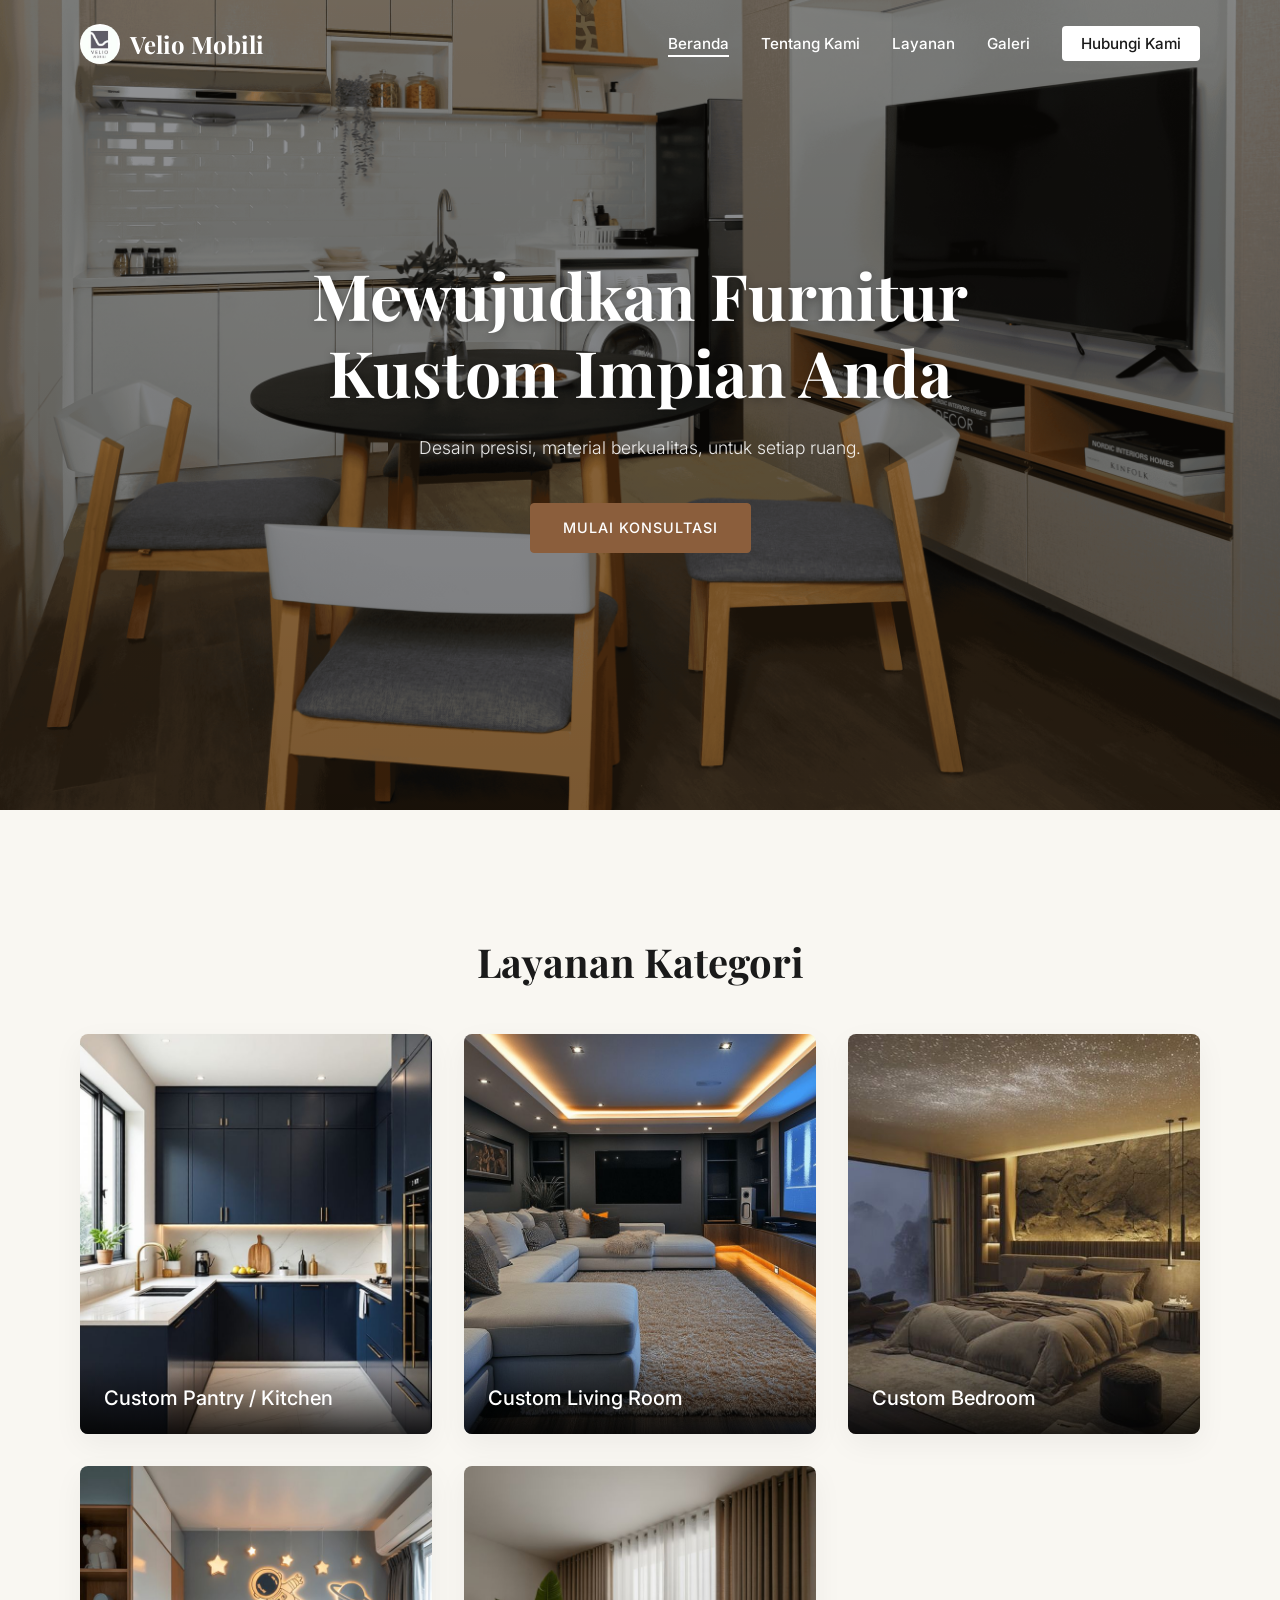
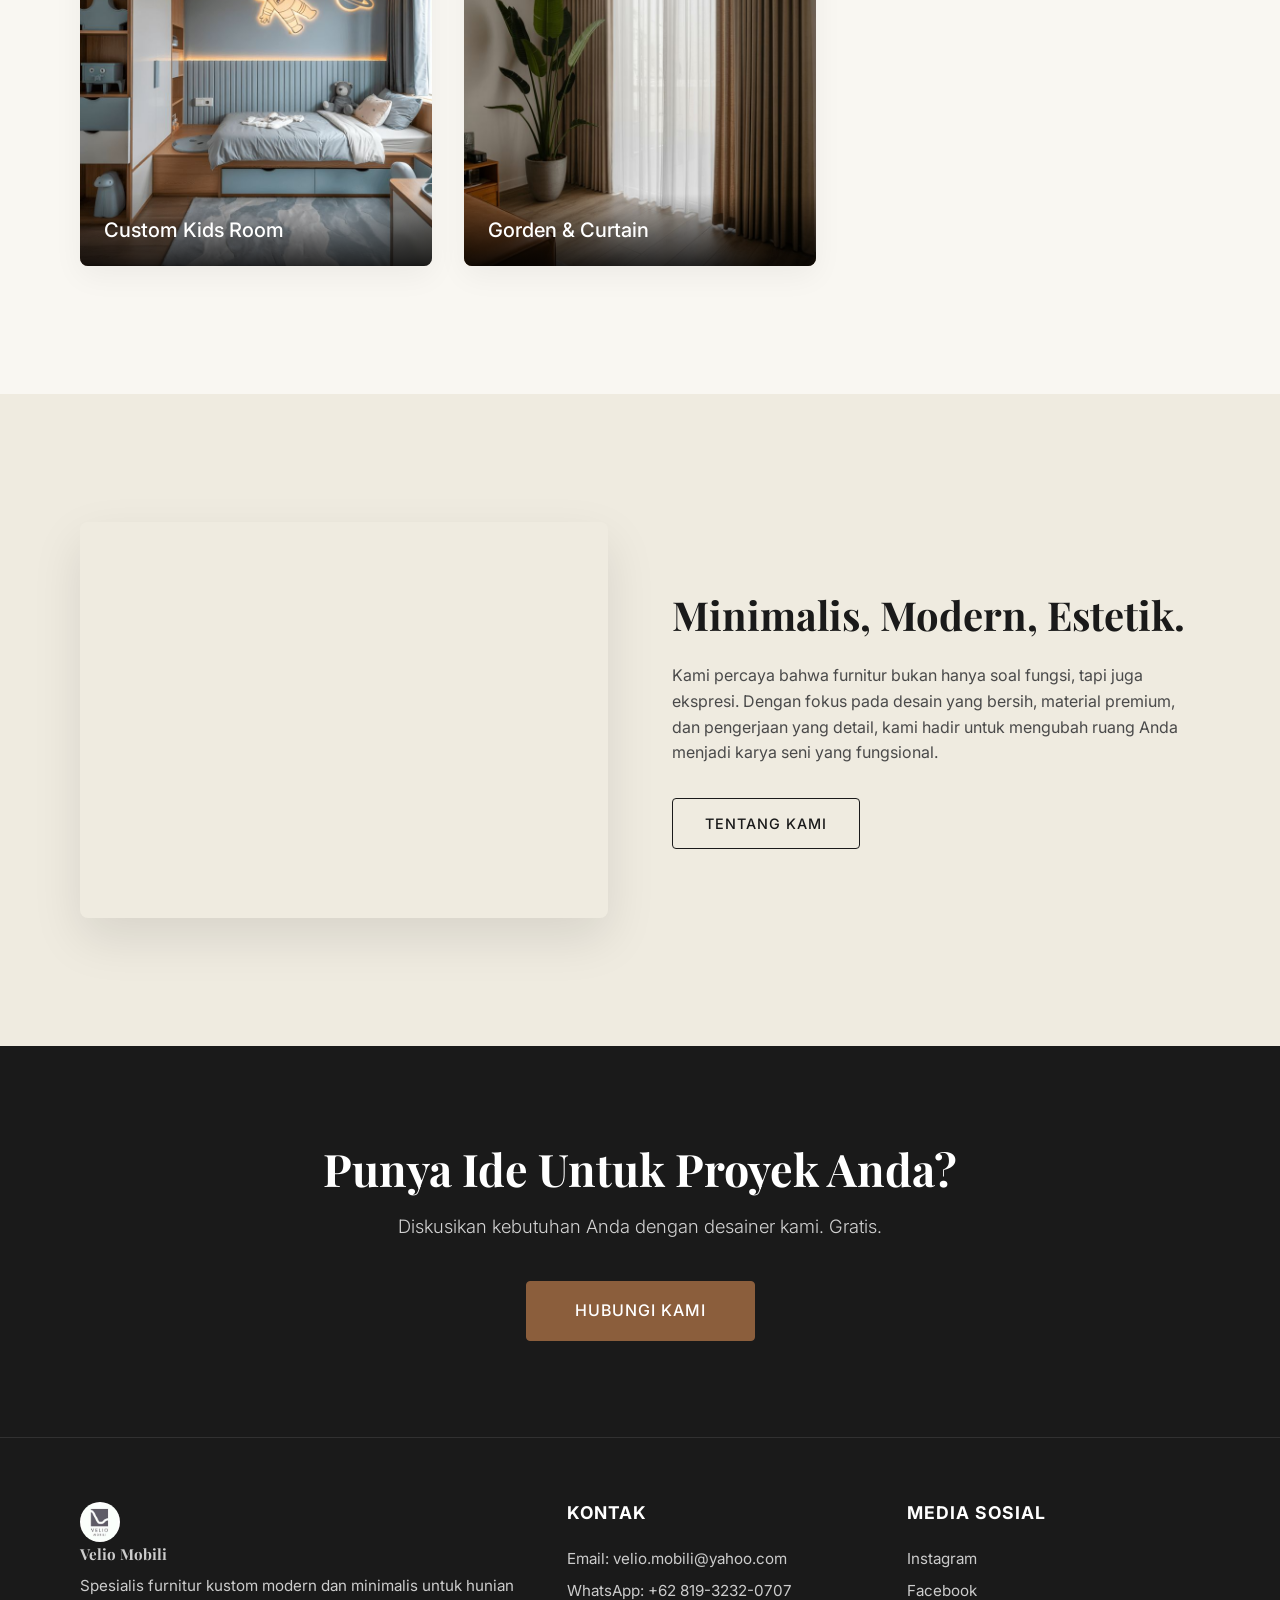
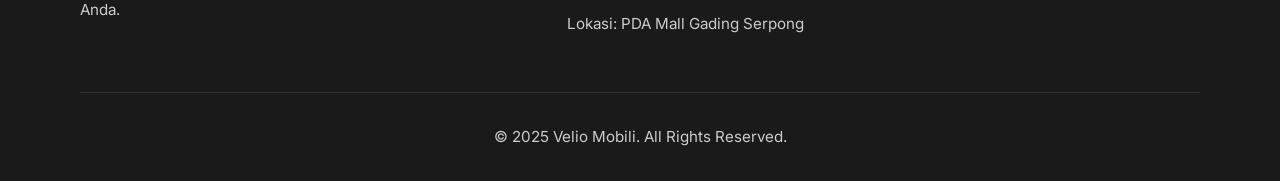
<file: index.html>
<!doctype html>
<html lang="id">
  <head>
    <meta charset="UTF-8" />
    <meta name="viewport" content="width=device-width, initial-scale=1.0" />
    <title>Velio Mobili - Furnitur Kustom Minimalis & Modern</title>

    <link rel="stylesheet" href="style-global.css" />
    <link rel="stylesheet" href="style-home.css" />

    <link rel="preconnect" href="https://fonts.googleapis.com" />
    <link rel="preconnect" href="https://fonts.gstatic.com" crossorigin />
    <link
      href="https://fonts.googleapis.com/css2?family=Inter:wght@300;400;500;600&family=Playfair+Display:ital,wght@0,400;0,600;0,700;1,400&display=swap"
      rel="stylesheet"
    />
  </head>
  <body>
    <header class="navbar">
      <div class="container">
        <a href="index.html" class="logo">
          <img src="assets/img/logo.jpg" alt="Logo Velio Mobili" />
          <span>Velio Mobili</span>
        </a>

        <nav class="nav-menu">
          <ul class="nav-links">
            <li><a href="index.html" class="active">Beranda</a></li>
            <li><a href="tentang.html">Tentang Kami</a></li>
            <li><a href="layanan.html">Layanan</a></li>
            <li><a href="galeri.html">Galeri</a></li>
            <li><a href="kontak.html" class="cta-nav">Hubungi Kami</a></li>
          </ul>
        </nav>

        <button class="hamburger-btn" aria-label="Buka Menu">
          <div class="hamburger-bar"></div>
          <div class="hamburger-bar"></div>
          <div class="hamburger-bar"></div>
        </button>
      </div>
    </header>

    <div class="menu-overlay"></div>

    <main>
      <section class="hero-slider">
        <div class="slide-background"></div>

        <div class="hero-content">
          <h1>Mewujudkan Furnitur Kustom Impian Anda</h1>
          <p>Desain presisi, material berkualitas, untuk setiap ruang.</p>
          <a href="kontak.html" class="cta-button">Mulai Konsultasi</a>
        </div>
      </section>

      <section class="services">
        <div class="container">
          <h2 class="fade-in">Layanan Kategori</h2>

          <div class="service-grid">
            <a href="layanan.html#kitchen" class="service-card fade-in">
              <img
                src="assets/img/kitchen.jpeg"
                alt="Desain Dapur dan Pantry Kustom"
              />
              <h3>Custom Pantry / Kitchen</h3>
            </a>

            <a
              href="layanan.html#livingroom"
              class="service-card fade-in fade-in-delay-1"
            >
              <img
                src="assets/img/Living Room.jpeg"
                alt="Desain Living Room Kustom"
              />
              <h3>Custom Living Room</h3>
            </a>

            <a
              href="layanan.html#bedroom"
              class="service-card fade-in fade-in-delay-2"
            >
              <img
                src="assets/img/Bedroom.jpeg"
                alt="Desain Kamar Tidur Kustom"
              />
              <h3>Custom Bedroom</h3>
            </a>

            <a
              href="layanan.html#kidsroom"
              class="service-card fade-in fade-in-delay-3"
            >
              <img
                src="assets/img/kids room.jpeg"
                alt="Desain Kamar Anak Kustom"
              />
              <h3>Custom Kids Room</h3>
            </a>

            <a
              href="layanan.html#gorden"
              class="service-card fade-in fade-in-delay-4"
            >
              <img src="assets/img/gorden.jpg" alt="Gorden & Curtain Kustom" />
              <h3>Gorden & Curtain</h3>
            </a>
          </div>
        </div>
      </section>

      <section class="intro">
        <div class="container">
          <div class="intro-grid">
            <div class="intro-image fade-in">
              <video
                src="assets/img/video.mp4"
                autoplay
                loop
                muted
                playsinline
              ></video>
            </div>

            <div class="intro-text fade-in fade-in-delay-1">
              <h2 class="section-title">Minimalis, Modern, Estetik.</h2>
              <p>
                Kami percaya bahwa furnitur bukan hanya soal fungsi, tapi juga
                ekspresi. Dengan fokus pada desain yang bersih, material
                premium, dan pengerjaan yang detail, kami hadir untuk mengubah
                ruang Anda menjadi karya seni yang fungsional.
              </p>
              <a href="tentang.html" class="cta-button-outline">Tentang Kami</a>
            </div>
          </div>
        </div>
      </section>

      <section class="bottom-cta">
        <div class="container">
          <h2>Punya Ide Untuk Proyek Anda?</h2>
          <p>Diskusikan kebutuhan Anda dengan desainer kami. Gratis.</p>
          <a href="kontak.html" class="cta-button-outline">Hubungi Kami</a>
        </div>
      </section>
    </main>

    <footer class="footer">
      <div class="container">
        <div class="footer-grid">
          <div>
            <a href="index.html" class="logo footer-logo">
              <img src="assets/img/logo.jpg" alt="Logo Velio Mobili" />
              <span>Velio Mobili</span>
            </a>
            <p>
              Spesialis furnitur kustom modern dan minimalis untuk hunian Anda.
            </p>
          </div>
          <div>
            <h4>Kontak</h4>
            <p>Email: velio.mobili@yahoo.com</p>
            <p>WhatsApp: +62 819-3232-0707</p>
            <p>Lokasi: PDA Mall Gading Serpong</p>
          </div>
          <div>
            <h4>Media Sosial</h4>
            <a href="https://www.instagram.com/veliomobili/" target="_blank"
              >Instagram</a
            >
            <a href="https://www.facebook.com/velio.mobili" target="_blank"
              >Facebook</a
            >
          </div>
        </div>

        <div class="footer-bottom">
          <p>&copy; 2025 Velio Mobili. All Rights Reserved.</p>
        </div>
      </div>
    </footer>

    <script src="script.js"></script>
  </body>
</html>
</file>
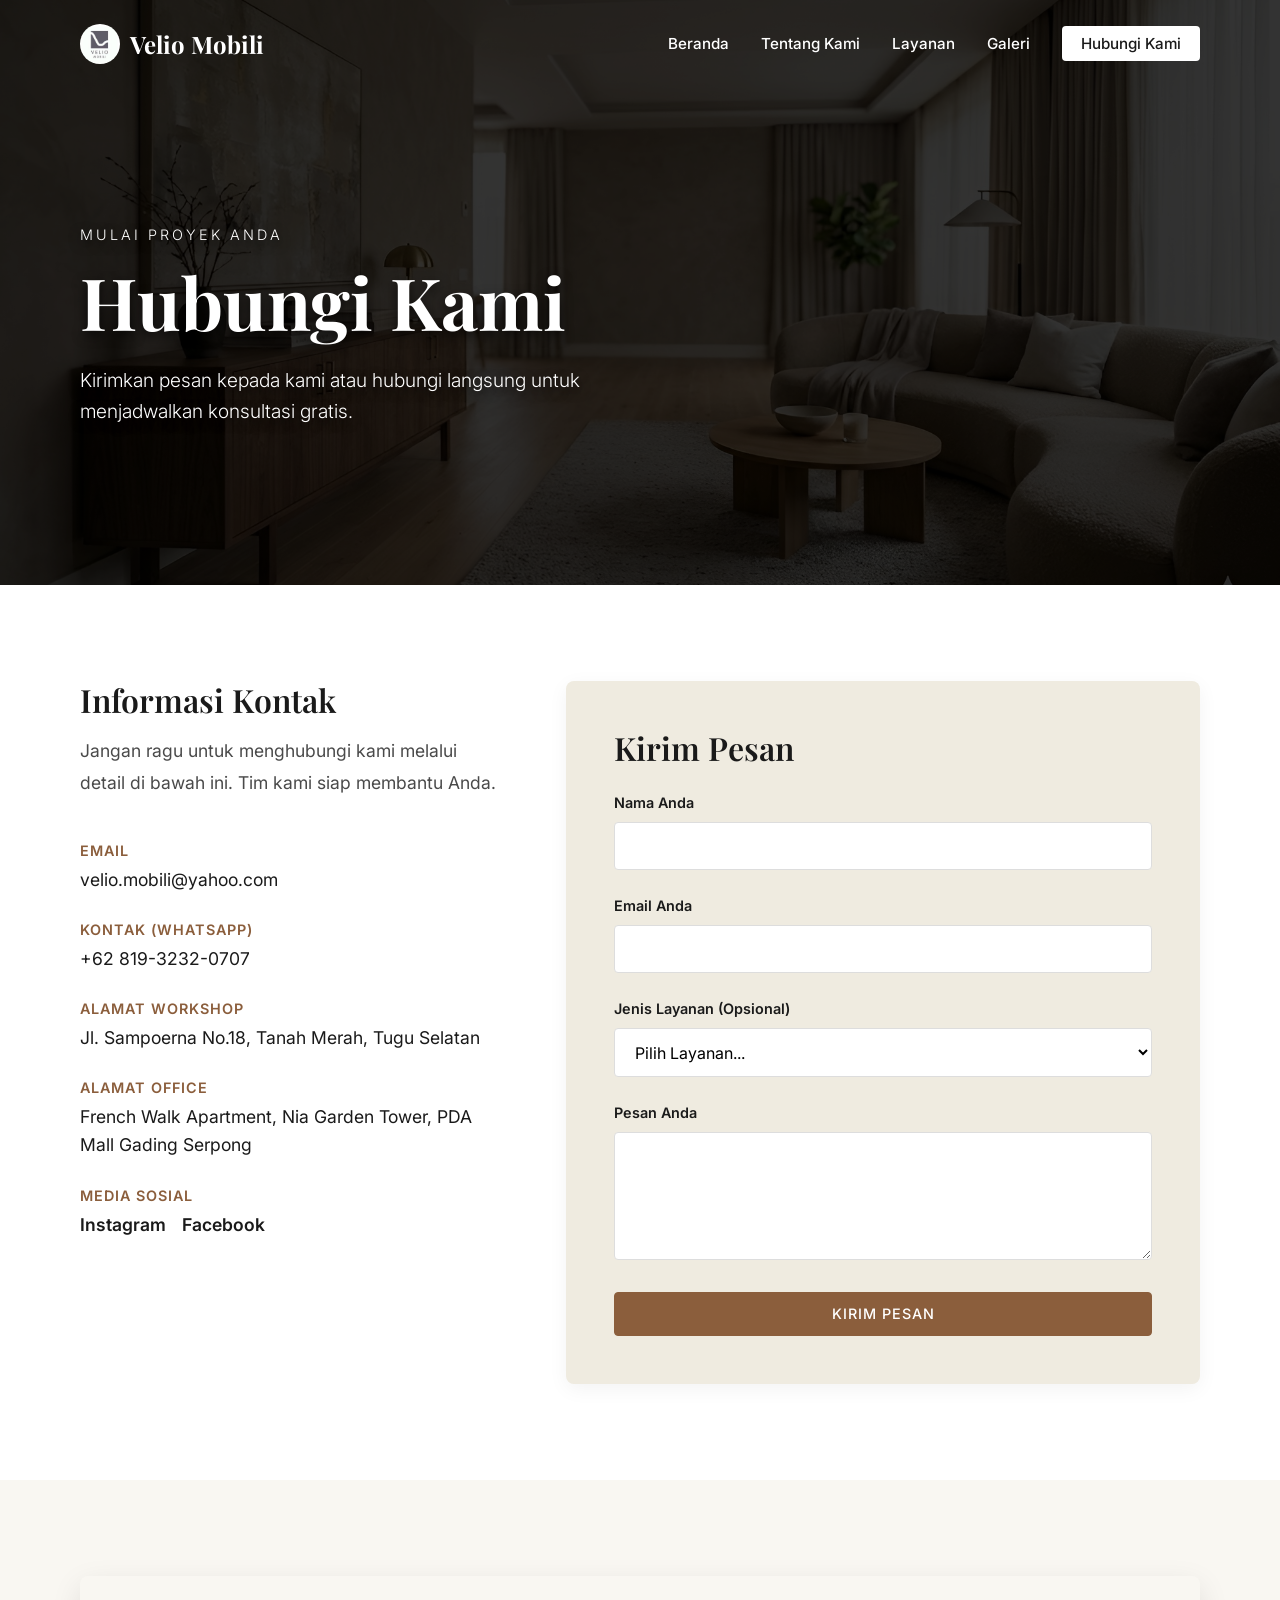
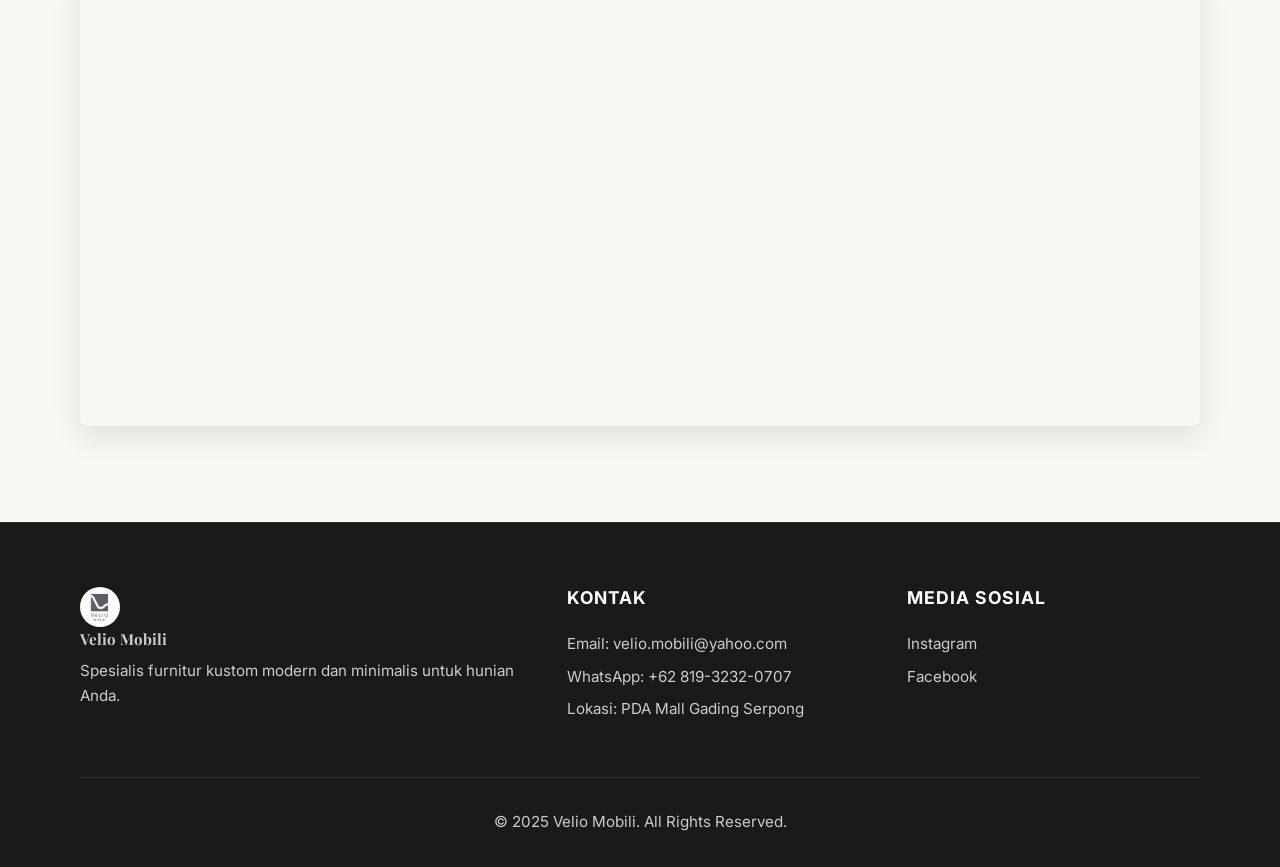
<file: kontak.html>
<!doctype html>
<html lang="id">
  <head>
    <meta charset="UTF-8" />
    <meta name="viewport" content="width=device-width, initial-scale=1.0" />
    <title>Kontak Kami - Velio Mobili</title>

    <link rel="stylesheet" href="style-global.css" />
    <link rel="stylesheet" href="style-kontak.css" />

    <link rel="preconnect" href="https://fonts.googleapis.com" />
    <link rel="preconnect" href="https://fonts.gstatic.com" crossorigin />
    <link
      href="https://fonts.googleapis.com/css2?family=Inter:wght@300;400;500;600&family=Playfair+Display:ital,wght@0,400;0,600;0,700;1,400&display=swap"
      rel="stylesheet"
    />
  </head>
  <body>
    <header class="navbar">
      <div class="container">
        <a href="index.html" class="logo">
          <img src="assets/img/logo.jpg" alt="Logo Velio Mobili" />
          <span>Velio Mobili</span>
        </a>

        <nav class="nav-menu">
          <ul class="nav-links">
            <li><a href="index.html">Beranda</a></li>
            <li><a href="tentang.html">Tentang Kami</a></li>
            <li><a href="layanan.html">Layanan</a></li>
            <li><a href="galeri.html">Galeri</a></li>
            <li><a href="kontak.html" class="cta-nav">Hubungi Kami</a></li>
          </ul>
        </nav>

        <button class="hamburger-btn" aria-label="Buka Menu">
          <div class="hamburger-bar"></div>
          <div class="hamburger-bar"></div>
          <div class="hamburger-bar"></div>
        </button>
      </div>
    </header>

    <div class="menu-overlay"></div>

    <main>
      <header class="page-header">
        <div class="container">
          <div class="header-content">
            <p class="subtitle">Mulai Proyek Anda</p>
            <h1>Hubungi Kami</h1>
            <p>
              Kirimkan pesan kepada kami atau hubungi langsung untuk
              menjadwalkan konsultasi gratis.
            </p>
          </div>
        </div>
      </header>

      <section class="contact-section">
        <div class="container">
          <div class="contact-grid">
            <div class="contact-info fade-in">
              <h3>Informasi Kontak</h3>
              <p class="info-intro">
                Jangan ragu untuk menghubungi kami melalui detail di bawah ini.
                Tim kami siap membantu Anda.
              </p>

              <div class="info-item">
                <span class="info-title">Email</span>
                <a href="mailto:velio.mobili@yahoo.com"
                  >velio.mobili@yahoo.com</a
                >
              </div>
              <div class="info-item">
                <span class="info-title">Kontak (WhatsApp)</span>
                <a href="https://wa.me/6281932320707" target="_blank"
                  >+62 819-3232-0707</a
                >
              </div>
              <div class="info-item">
                <span class="info-title">Alamat Workshop</span>
                <p>Jl. Sampoerna No.18, Tanah Merah, Tugu Selatan</p>
              </div>
              <div class="info-item">
                <span class="info-title">Alamat Office</span>
                <p>
                  French Walk Apartment, Nia Garden Tower, PDA Mall Gading
                  Serpong
                </p>
              </div>
              <div class="info-item">
                <span class="info-title">Media Sosial</span>
                <div class="social-links">
                  <a
                    href="https://www.instagram.com/veliomobili/"
                    target="_blank"
                    >Instagram</a
                  >
                  <a
                    href="https://www.facebook.com/velio.mobili"
                    target="_blank"
                    >Facebook</a
                  >
                </div>
              </div>
            </div>

            <div class="contact-form fade-in fade-in-delay-1">
              <h3>Kirim Pesan</h3>
              <form id="waForm">
                <div class="form-group">
                  <label for="name">Nama Anda</label>
                  <input type="text" id="name" name="name" required />
                </div>
                <div class="form-group">
                  <label for="email">Email Anda</label>
                  <input type="email" id="email" name="email" required />
                </div>
                <div class="form-group">
                  <label for="service">Jenis Layanan (Opsional)</label>
                  <select id="service" name="service">
                    <option value="">Pilih Layanan...</option>
                    <option value="kitchen">Custom Kitchen</option>
                    <option value="livingroom">Custom Living Room</option>
                    <option value="bedroom">Custom Bedroom</option>
                    <option value="gorden">Gorden & Curtain</option>
                    <option value="lainnya">Lainnya</option>
                  </select>
                </div>
                <div class="form-group">
                  <label for="message">Pesan Anda</label>
                  <textarea
                    id="message"
                    name="message"
                    rows="5"
                    required
                  ></textarea>
                </div>
                <button type="submit" class="cta-button-form">
                  Kirim Pesan
                </button>
              </form>
            </div>
          </div>
        </div>
      </section>

      <section class="map-section">
        <div class="container">
          <div class="map-wrapper fade-in">
            <iframe
              src="https://www.google.com/maps/embed?pb=!1m18!1m12!1m3!1d3966.942829210565!2d106.9058765748026!3d-6.138383293848526!2m3!1f0!2f0!3f0!3m2!1i1024!2i768!4f13.1!3m3!1m2!1s0x2e69f55390150dc5%3A0x42c242dfc71c9792!2sJl.%20Sampoerna%20No.18%2C%20RW.5%2C%20Tugu%20Sel.%2C%20Kec.%20Koja%2C%20Jkt%20Utara%2C%20Daerah%20Khusus%20Ibukota%20Jakarta%2014260!5e0!3m2!1sid!2sid!4v1762234370518!5m2!1sid!2sid"
              width="100%"
              height="450"
              style="border: 0"
              allowfullscreen=""
              loading="lazy"
              referrerpolicy="no-referrer-when-downgrade"
            ></iframe>
          </div>
        </div>
      </section>
    </main>

    <footer class="footer">
      <div class="container">
        <div class="footer-grid">
          <div>
            <a href="index.html" class="logo footer-logo">
              <img src="assets/img/logo.jpg" alt="Logo Velio Mobili" />
              <span>Velio Mobili</span>
            </a>
            <p>
              Spesialis furnitur kustom modern dan minimalis untuk hunian Anda.
            </p>
          </div>
          <div>
            <h4>Kontak</h4>
            <p>Email: velio.mobili@yahoo.com</p>
            <p>WhatsApp: +62 819-3232-0707</p>
            <p>Lokasi: PDA Mall Gading Serpong</p>
          </div>
          <div>
            <h4>Media Sosial</h4>
            <a href="https://www.instagram.com/veliomobili/" target="_blank"
              >Instagram</a
            >
            <a href="https://www.facebook.com/velio.mobili" target="_blank"
              >Facebook</a
            >
          </div>
        </div>

        <div class="footer-bottom">
          <p>&copy; 2025 Velio Mobili. All Rights Reserved.</p>
        </div>
      </div>
    </footer>

    <script src="script.js"></script>
  </body>
</html>
</file>
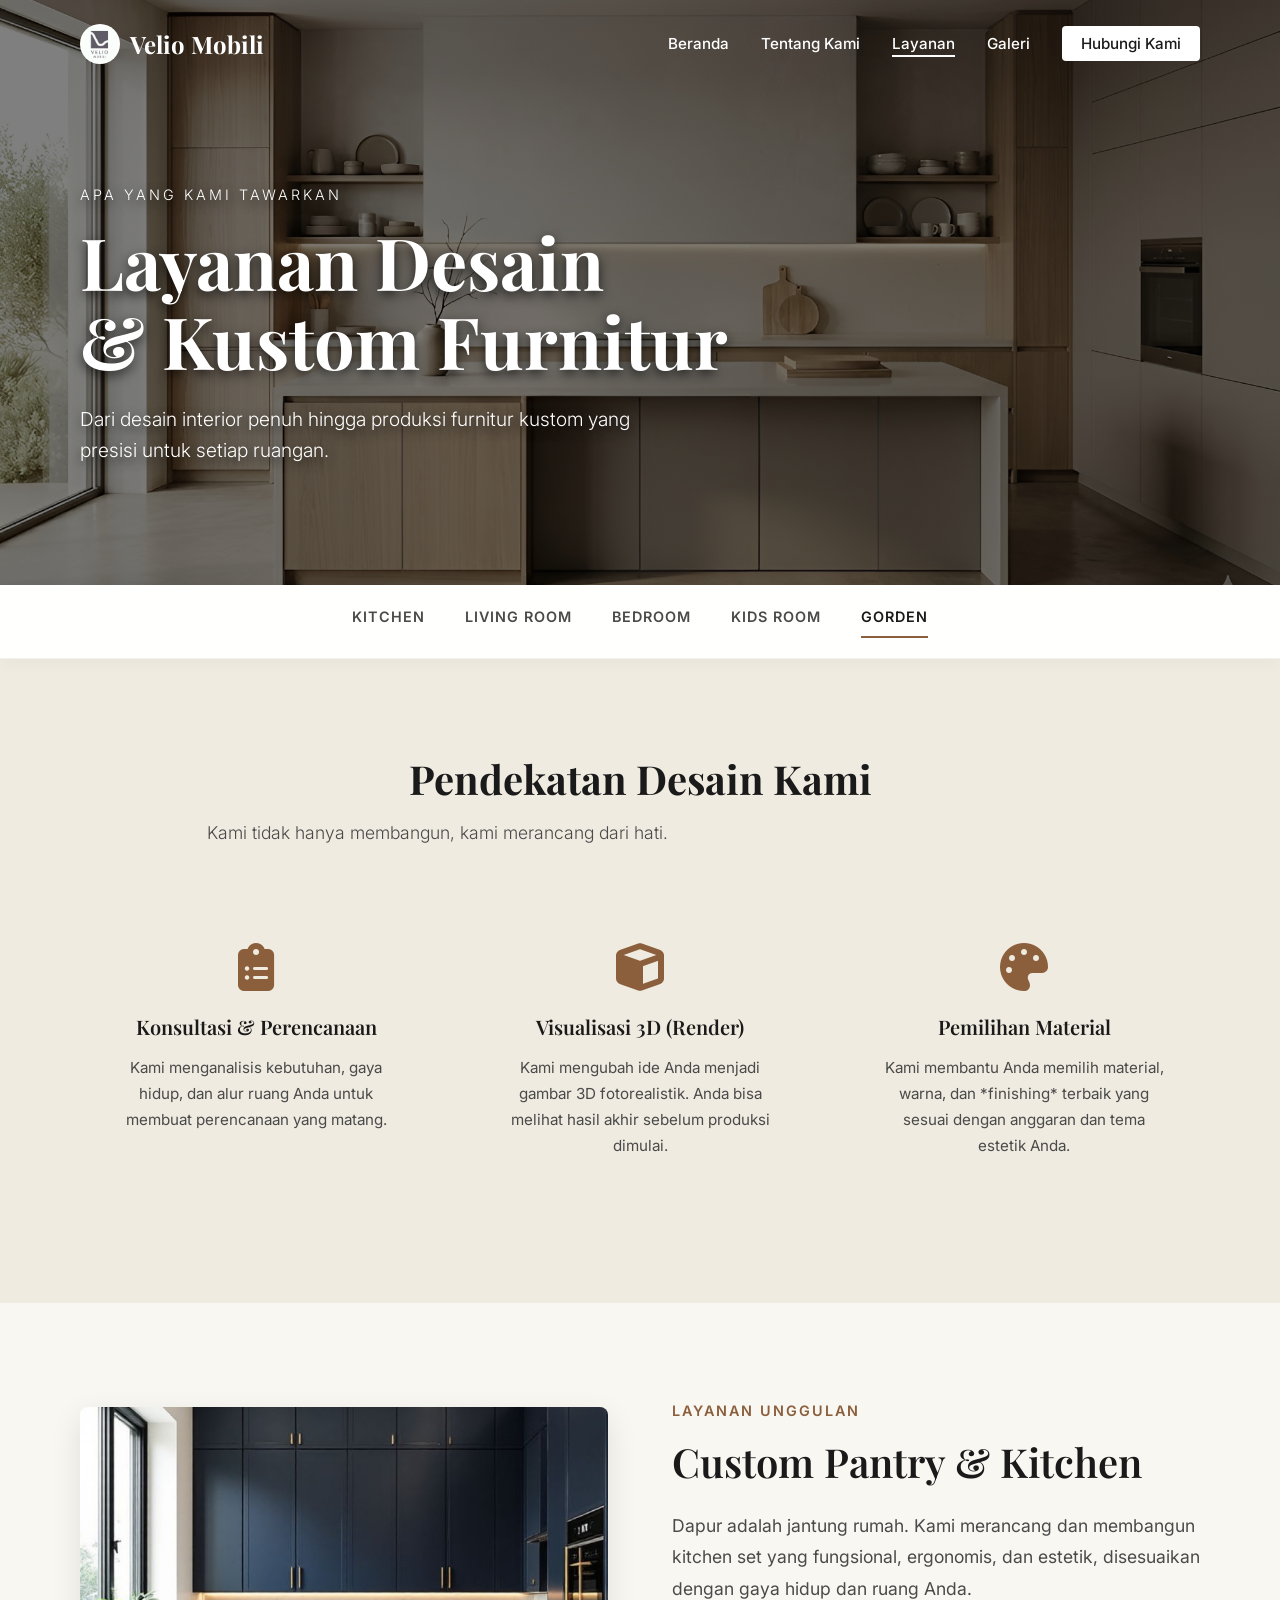
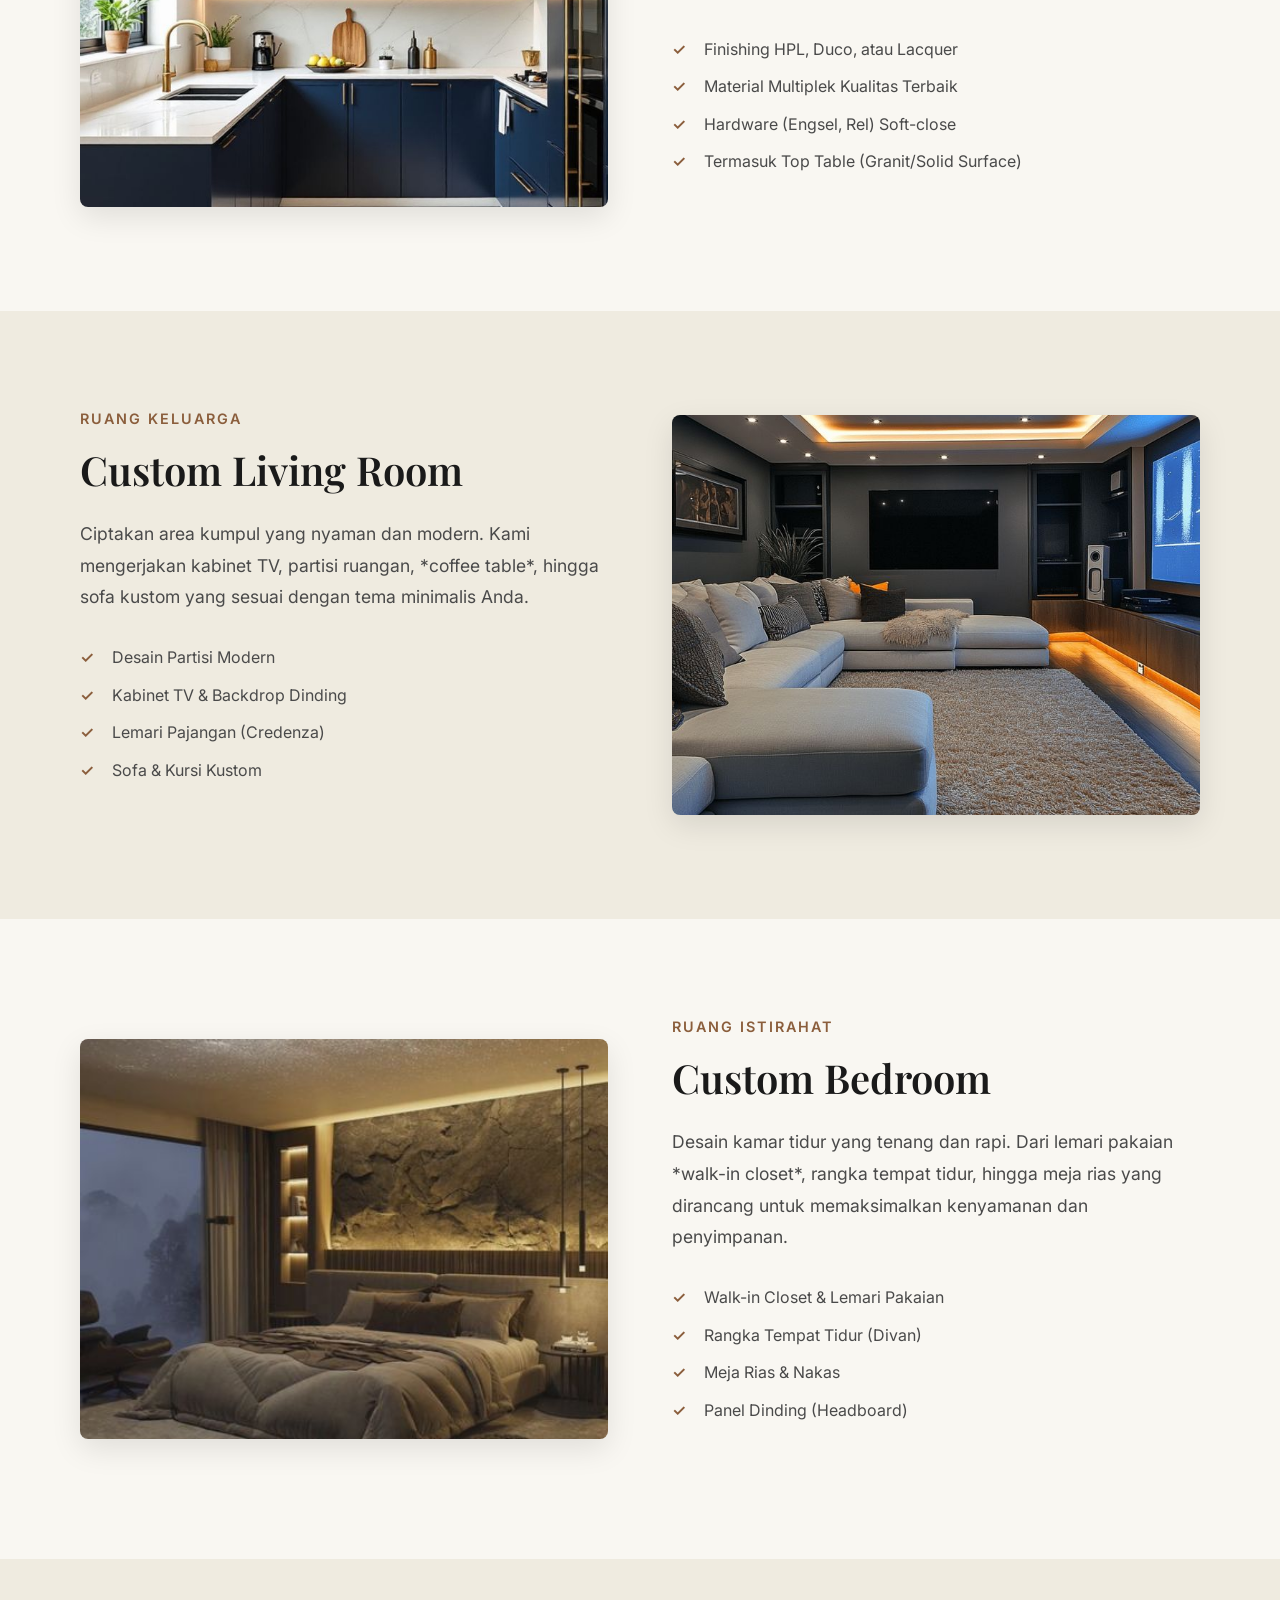
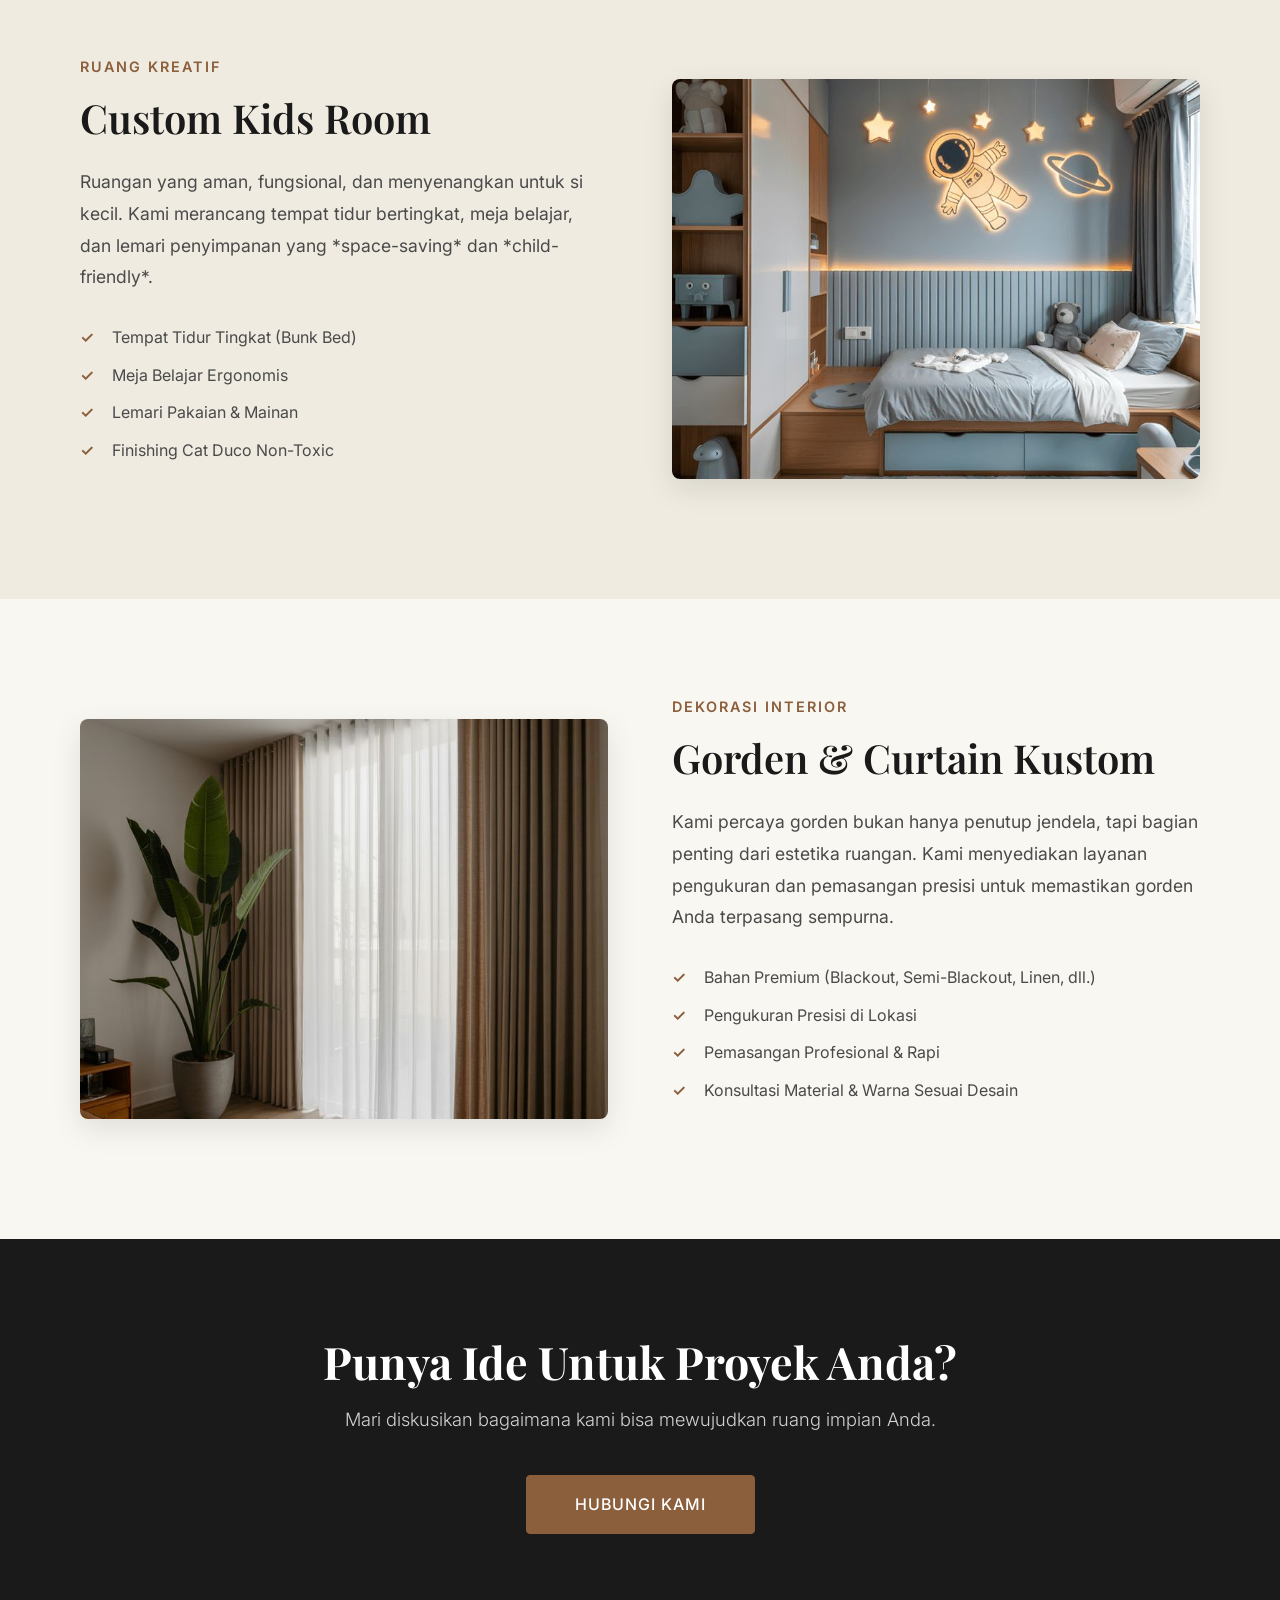
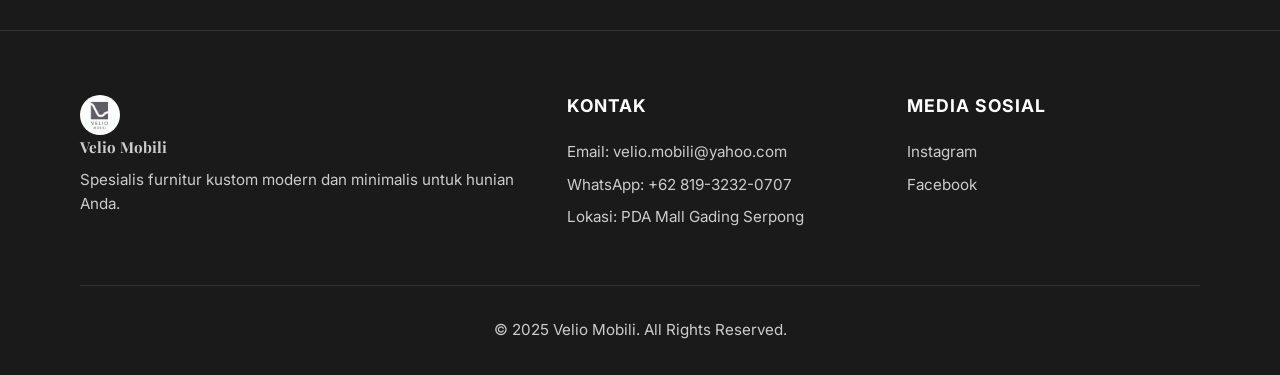
<file: layanan.html>
<!doctype html>
<html lang="id">
  <head>
    <meta charset="UTF-8" />
    <meta name="viewport" content="width=device-width, initial-scale=1.0" />
    <title>Layanan Kami - Velio Mobili</title>

    <link rel="stylesheet" href="style-global.css" />
    <link rel="stylesheet" href="style-layanan.css" />

    <link rel="preconnect" href="https://fonts.googleapis.com" />
    <link rel="preconnect" href="https://fonts.gstatic.com" crossorigin />
    <link
      rel="stylesheet"
      href="https://cdnjs.cloudflare.com/ajax/libs/font-awesome/6.4.2/css/all.min.css"
    />
    <link
      href="https://fonts.googleapis.com/css2?family=Inter:wght@300;400;500;600&family=Playfair+Display:ital,wght@0,400;0,600;0,700;1,400&display=swap"
      rel="stylesheet"
    />
  </head>
  <body>
    <header class="navbar">
      <div class="container">
        <a href="index.html" class="logo">
          <img src="assets/img/logo.jpg" alt="Logo Velio Mobili" />
          <span>Velio Mobili</span>
        </a>

        <nav class="nav-menu">
          <ul class="nav-links">
            <li><a href="index.html">Beranda</a></li>
            <li><a href="tentang.html">Tentang Kami</a></li>
            <li><a href="layanan.html" class="active">Layanan</a></li>
            <li><a href="galeri.html">Galeri</a></li>
            <li><a href="kontak.html" class="cta-nav">Hubungi Kami</a></li>
          </ul>
        </nav>

        <button class="hamburger-btn" aria-label="Buka Menu">
          <div class="hamburger-bar"></div>
          <div class="hamburger-bar"></div>
          <div class="hamburger-bar"></div>
        </button>
      </div>
    </header>

    <div class="menu-overlay"></div>

    <main>
      <header class="page-header">
        <div class="container">
          <div class="header-content">
            <p class="subtitle">Apa yang Kami Tawarkan</p>
            <h1>Layanan Desain<br />& Kustom Furnitur</h1>
            <p>
              Dari desain interior penuh hingga produksi furnitur kustom yang
              presisi untuk setiap ruangan.
            </p>
          </div>
        </div>
      </header>

      <nav class="service-nav fade-in">
        <div class="container">
          <a href="#kitchen" class="active">Kitchen</a>
          <a href="#livingroom">Living Room</a>
          <a href="#bedroom">Bedroom</a>
          <a href="#kidsroom">Kids Room</a>
          <a href="#gorden">Gorden</a>
        </div>
      </nav>

      <section class="design-process">
        <div class="container">
          <div class="section-title">
            <h2>Pendekatan Desain Kami</h2>
            <p>Kami tidak hanya membangun, kami merancang dari hati.</p>
          </div>

          <div class="process-grid">
            <div class="process-item fade-in">
              <i class="fa-solid fa-clipboard-list process-icon"></i>
              <h4>Konsultasi & Perencanaan</h4>

              <p>
                Kami menganalisis kebutuhan, gaya hidup, dan alur ruang Anda
                untuk membuat perencanaan yang matang.
              </p>
            </div>

            <div class="process-item fade-in fade-in-delay-1">
              <i class="fa-solid fa-cube process-icon"></i>
              <h4>Visualisasi 3D (Render)</h4>

              <p>
                Kami mengubah ide Anda menjadi gambar 3D fotorealistik. Anda
                bisa melihat hasil akhir sebelum produksi dimulai.
              </p>
            </div>

            <div class="process-item fade-in fade-in-delay-2">
              <i class="fa-solid fa-palette process-icon"></i>
              <h4>Pemilihan Material</h4>

              <p>
                Kami membantu Anda memilih material, warna, dan *finishing*
                terbaik yang sesuai dengan anggaran dan tema estetik Anda.
              </p>
            </div>
          </div>
        </div>
      </section>

      <section id="kitchen" class="service-showcase">
        <div class="container">
          <div class="service-grid-zigzag fade-in">
            <div class="service-image">
              <img
                src="assets/img/kitchen.jpeg"
                alt="Custom Kitchen Set Velio Mobili"
              />
            </div>
            <div class="service-text">
              <span class="service-subtitle">Layanan Unggulan</span>
              <h2>Custom Pantry & Kitchen</h2>
              <p>
                Dapur adalah jantung rumah. Kami merancang dan membangun kitchen
                set yang fungsional, ergonomis, dan estetik, disesuaikan dengan
                gaya hidup dan ruang Anda.
              </p>
              <ul>
                <li>Finishing HPL, Duco, atau Lacquer</li>
                <li>Material Multiplek Kualitas Terbaik</li>
                <li>Hardware (Engsel, Rel) Soft-close</li>
                <li>Termasuk Top Table (Granit/Solid Surface)</li>
              </ul>
            </div>
          </div>
        </div>
      </section>

      <section id="livingroom" class="service-showcase alt-bg">
        <div class="container">
          <div class="service-grid-zigzag reverse fade-in">
            <div class="service-image">
              <img
                src="assets/img/Living Room.jpeg"
                alt="Custom Living Room Velio Mobili"
              />
            </div>
            <div class="service-text">
              <span class="service-subtitle">Ruang Keluarga</span>
              <h2>Custom Living Room</h2>
              <p>
                Ciptakan area kumpul yang nyaman dan modern. Kami mengerjakan
                kabinet TV, partisi ruangan, *coffee table*, hingga sofa kustom
                yang sesuai dengan tema minimalis Anda.
              </p>
              <ul>
                <li>Desain Partisi Modern</li>
                <li>Kabinet TV & Backdrop Dinding</li>
                <li>Lemari Pajangan (Credenza)</li>
                <li>Sofa & Kursi Kustom</li>
              </ul>
            </div>
          </div>
        </div>
      </section>

      <section id="bedroom" class="service-showcase">
        <div class="container">
          <div class="service-grid-zigzag fade-in">
            <div class="service-image">
              <img
                src="assets/img/Bedroom.jpeg"
                alt="Custom Bedroom Velio Mobili"
              />
            </div>
            <div class="service-text">
              <span class="service-subtitle">Ruang Istirahat</span>
              <h2>Custom Bedroom</h2>
              <p>
                Desain kamar tidur yang tenang dan rapi. Dari lemari pakaian
                *walk-in closet*, rangka tempat tidur, hingga meja rias yang
                dirancang untuk memaksimalkan kenyamanan dan penyimpanan.
              </p>
              <ul>
                <li>Walk-in Closet & Lemari Pakaian</li>
                <li>Rangka Tempat Tidur (Divan)</li>
                <li>Meja Rias & Nakas</li>
                <li>Panel Dinding (Headboard)</li>
              </ul>
            </div>
          </div>
        </div>
      </section>

      <section id="kidsroom" class="service-showcase alt-bg">
        <div class="container">
          <div class="service-grid-zigzag reverse fade-in">
            <div class="service-image">
              <img
                src="assets/img/kids room.jpeg"
                alt="Custom Kids Room Velio Mobili"
              />
            </div>
            <div class="service-text">
              <span class="service-subtitle">Ruang Kreatif</span>
              <h2>Custom Kids Room</h2>
              <p>
                Ruangan yang aman, fungsional, dan menyenangkan untuk si kecil.
                Kami merancang tempat tidur bertingkat, meja belajar, dan lemari
                penyimpanan yang *space-saving* dan *child-friendly*.
              </p>
              <ul>
                <li>Tempat Tidur Tingkat (Bunk Bed)</li>
                <li>Meja Belajar Ergonomis</li>
                <li>Lemari Pakaian & Mainan</li>
                <li>Finishing Cat Duco Non-Toxic</li>
              </ul>
            </div>
          </div>
        </div>
      </section>

      <section id="gorden" class="service-showcase">
        <div class="container">
          <div class="service-grid-zigzag fade-in">
            <div class="service-image">
              <img src="assets/img/gorden.jpg" alt="Gorden & Curtain Kustom" />
            </div>
            <div class="service-text">
              <span class="service-subtitle">Dekorasi Interior</span>
              <h2>Gorden & Curtain Kustom</h2>
              <p>
                Kami percaya gorden bukan hanya penutup jendela, tapi bagian
                penting dari estetika ruangan. Kami menyediakan layanan
                pengukuran dan pemasangan presisi untuk memastikan gorden Anda
                terpasang sempurna.
              </p>
              <ul>
                <li>Bahan Premium (Blackout, Semi-Blackout, Linen, dll.)</li>
                <li>Pengukuran Presisi di Lokasi</li>
                <li>Pemasangan Profesional & Rapi</li>
                <li>Konsultasi Material & Warna Sesuai Desain</li>
              </ul>
            </div>
          </div>
        </div>
      </section>

      <section class="bottom-cta">
        <div class="container">
          <h2>Punya Ide Untuk Proyek Anda?</h2>
          <p>
            Mari diskusikan bagaimana kami bisa mewujudkan ruang impian Anda.
          </p>
          <a href="kontak.html" class="cta-button-outline">Hubungi Kami</a>
        </div>
      </section>
    </main>

    <footer class="footer">
      <div class="container">
        <div class="footer-grid">
          <div>
            <a href="index.html" class="logo footer-logo">
              <img src="assets/img/logo.jpg" alt="Logo Velio Mobili" />
              <span>Velio Mobili</span>
            </a>
            <p>
              Spesialis furnitur kustom modern dan minimalis untuk hunian Anda.
            </p>
          </div>
          <div>
            <h4>Kontak</h4>
            <p>Email: velio.mobili@yahoo.com</p>
            <p>WhatsApp: +62 819-3232-0707</p>
            <p>Lokasi: PDA Mall Gading Serpong</p>
          </div>
          <div>
            <h4>Media Sosial</h4>
            <a href="https://www.instagram.com/veliomobili/" target="_blank"
              >Instagram</a
            >
            <a href="https://www.facebook.com/velio.mobili" target="_blank"
              >Facebook</a
            >
          </div>
        </div>

        <div class="footer-bottom">
          <p>&copy; 2025 Velio Mobili. All Rights Reserved.</p>
        </div>
      </div>
    </footer>

    <script src="script.js"></script>
  </body>
</html>
</file>
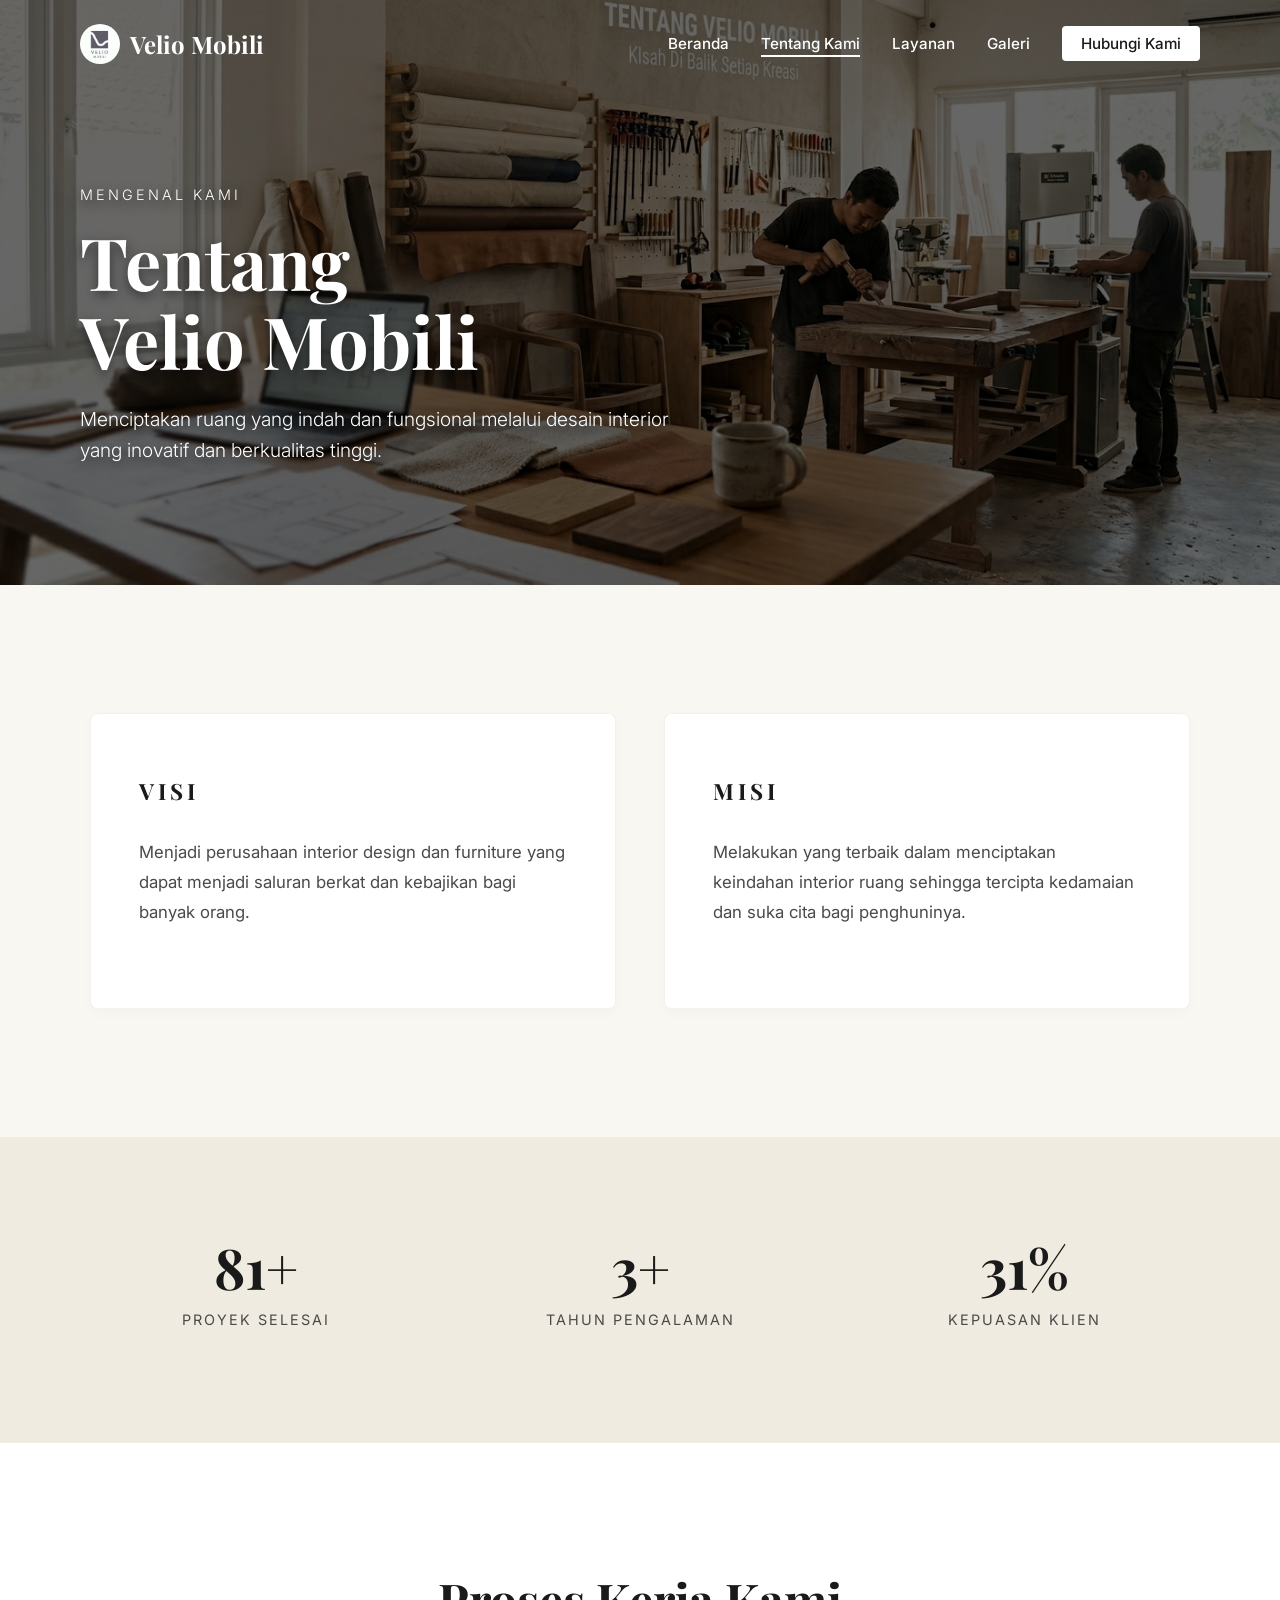
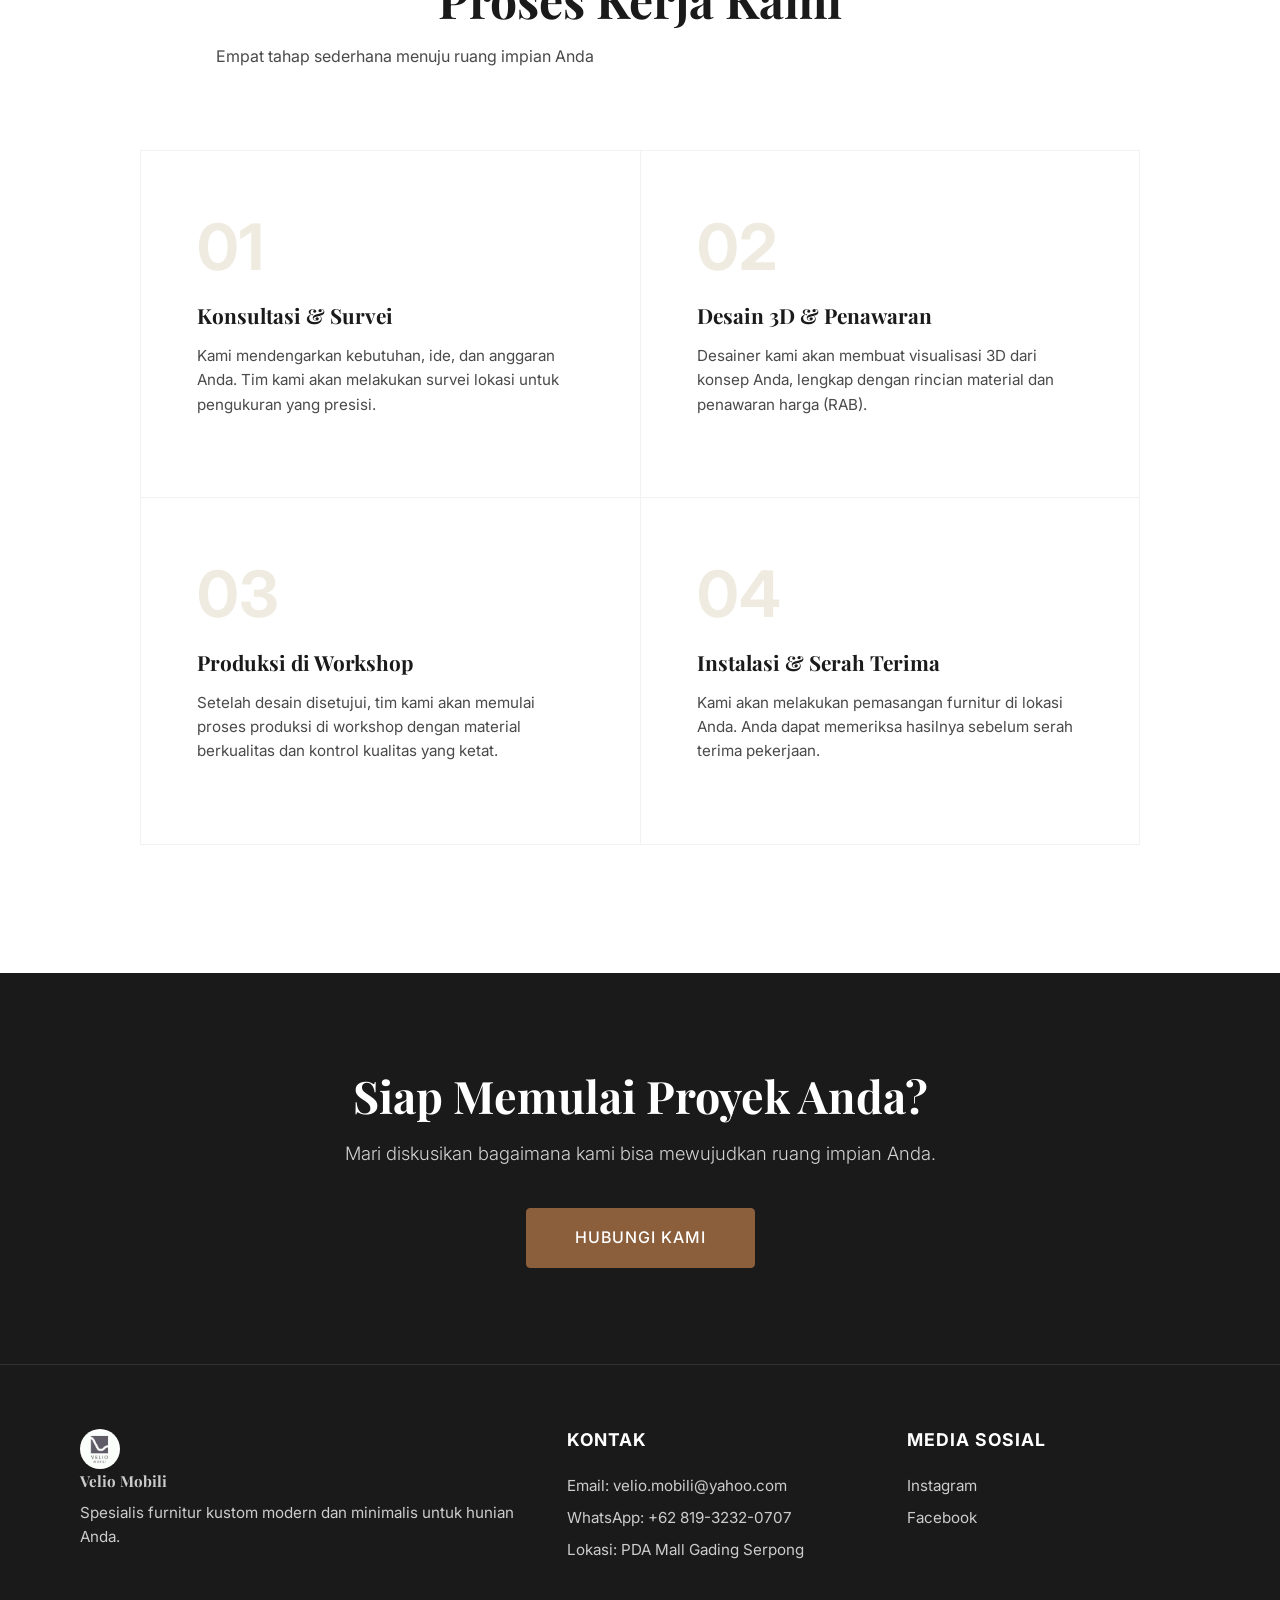
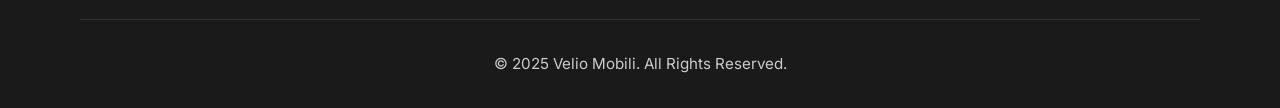
<file: tentang.html>
<!doctype html>
<html lang="id">
  <head>
    <meta charset="UTF-8" />
    <meta name="viewport" content="width=device-width, initial-scale=1.0" />
    <title>Tentang Kami - Velio Mobili</title>

    <link rel="stylesheet" href="style-global.css" />
    <link rel="stylesheet" href="style-tentang.css" />

    <link rel="preconnect" href="https://fonts.googleapis.com" />
    <link rel="preconnect" href="https://fonts.gstatic.com" crossorigin />
    <link
      href="https://fonts.googleapis.com/css2?family=Inter:wght@300;400;500;600&family=Playfair+Display:ital,wght@0,400;0,600;0,700;1,400&display=swap"
      rel="stylesheet"
    />
  </head>
  <body>
    <header class="navbar">
      <div class="container">
        <a href="index.html" class="logo">
          <img src="assets/img/logo.jpg" alt="Logo Velio Mobili" />
          <span>Velio Mobili</span>
        </a>

        <nav class="nav-menu">
          <ul class="nav-links">
            <li><a href="index.html">Beranda</a></li>
            <li><a href="tentang.html" class="active">Tentang Kami</a></li>
            <li><a href="layanan.html">Layanan</a></li>
            <li><a href="galeri.html">Galeri</a></li>
            <li><a href="kontak.html" class="cta-nav">Hubungi Kami</a></li>
          </ul>
        </nav>

        <button class="hamburger-btn" aria-label="Buka Menu">
          <div class="hamburger-bar"></div>
          <div class="hamburger-bar"></div>
          <div class="hamburger-bar"></div>
        </button>
      </div>
    </header>

    <div class="menu-overlay"></div>

    <main>
      <header class="page-header">
        <div class="container">
          <div class="header-content">
            <p class="subtitle">Mengenal Kami</p>
            <h1>Tentang<br />Velio Mobili</h1>
            <p>
              Menciptakan ruang yang indah dan fungsional melalui desain
              interior yang inovatif dan berkualitas tinggi.
            </p>
          </div>
        </div>
      </header>

      <section class="visi-misi">
        <div class="container">
          <div class="visi-misi-grid">
            <div class="visi-box fade-in">
              <h3>VISI</h3>
              <p>
                Menjadi perusahaan interior design dan furniture yang dapat
                menjadi saluran berkat dan kebajikan bagi banyak orang.
              </p>
            </div>
            <div class="misi-box fade-in fade-in-delay-1">
              <h3>MISI</h3>
              <p>
                Melakukan yang terbaik dalam menciptakan keindahan interior
                ruang sehingga tercipta kedamaian dan suka cita bagi
                penghuninya.
              </p>
            </div>
          </div>
        </div>
      </section>

      <section class="stats-section">
        <div class="container">
          <div class="stats-grid">
            <div class="stat-item fade-in">
              <h3 class="stat-number" data-val="250">0+</h3>
              <p>Proyek Selesai</p>
            </div>

            <div class="stat-item fade-in fade-in-delay-1">
              <h3 class="stat-number" data-val="10">0+</h3>
              <p>Tahun Pengalaman</p>
            </div>

            <div class="stat-item fade-in fade-in-delay-2">
              <h3 class="stat-number" data-val="98">0%</h3>
              <p>Kepuasan Klien</p>
            </div>
          </div>
        </div>
      </section>

      <section class="proses-kerja">
        <div class="container">
          <div class="section-title">
            <h2>Proses Kerja Kami</h2>
            <p>Empat tahap sederhana menuju ruang impian Anda</p>
          </div>
          <div class="proses-grid">
            <div class="proses-step fade-in">
              <div class="step-number">01</div>
              <h4>Konsultasi & Survei</h4>
              <p>
                Kami mendengarkan kebutuhan, ide, dan anggaran Anda. Tim kami
                akan melakukan survei lokasi untuk pengukuran yang presisi.
              </p>
            </div>
            <div class="proses-step fade-in fade-in-delay-1">
              <div class="step-number">02</div>
              <h4>Desain 3D & Penawaran</h4>
              <p>
                Desainer kami akan membuat visualisasi 3D dari konsep Anda,
                lengkap dengan rincian material dan penawaran harga (RAB).
              </p>
            </div>
            <div class="proses-step fade-in fade-in-delay-2">
              <div class="step-number">03</div>
              <h4>Produksi di Workshop</h4>
              <p>
                Setelah desain disetujui, tim kami akan memulai proses produksi
                di workshop dengan material berkualitas dan kontrol kualitas
                yang ketat.
              </p>
            </div>
            <div class="proses-step fade-in fade-in-delay-3">
              <div class="step-number">04</div>
              <h4>Instalasi & Serah Terima</h4>
              <p>
                Kami akan melakukan pemasangan furnitur di lokasi Anda. Anda
                dapat memeriksa hasilnya sebelum serah terima pekerjaan.
              </p>
            </div>
          </div>
        </div>
      </section>

      <section class="bottom-cta">
        <div class="container">
          <h2>Siap Memulai Proyek Anda?</h2>
          <p>
            Mari diskusikan bagaimana kami bisa mewujudkan ruang impian Anda.
          </p>
          <a href="kontak.html" class="cta-button-outline">Hubungi Kami</a>
        </div>
      </section>
    </main>

    <footer class="footer">
      <div class="container">
        <div class="footer-grid">
          <div>
            <a href="index.html" class="logo footer-logo">
              <img src="assets/img/logo.jpg" alt="Logo Velio Mobili" />
              <span>Velio Mobili</span>
            </a>
            <p>
              Spesialis furnitur kustom modern dan minimalis untuk hunian Anda.
            </p>
          </div>
          <div>
            <h4>Kontak</h4>
            <p>Email: velio.mobili@yahoo.com</p>
            <p>WhatsApp: +62 819-3232-0707</p>
            <p>Lokasi: PDA Mall Gading Serpong</p>
          </div>
          <div>
            <h4>Media Sosial</h4>
            <a href="https://www.instagram.com/veliomobili/" target="_blank"
              >Instagram</a
            >
            <a href="https://www.facebook.com/velio.mobili" target="_blank"
              >Facebook</a
            >
          </div>
        </div>

        <div class="footer-bottom">
          <p>&copy; 2025 Velio Mobili. All Rights Reserved.</p>
        </div>
      </div>
    </footer>

    <script src="script.js"></script>
  </body>
</html>
</file>
<file: style-global.css>
:root {
  /* Color Palette - Premium & Warm */
  --color-primary-dark: #1a1a1a; /* Dark Charcoal */
  --color-primary-accent: #8b5e3c; /* Warm Wood */
  --color-bg-main: #f9f7f2; /* Warm Cream */
  --color-bg-surface: #efebe0; /* Warm Beige */
  --color-accent-green: #556b2f; /* Dark Olive */
  --color-text-body: #4a4a4a; /* Soft Charcoal */
  --color-text-light: #f9f7f2; /* Light Text on Dark Bg */
  --color-white: #ffffff;

  /* Typography */
  --font-heading: "Playfair Display", serif;
  --font-body: "Inter", sans-serif;

  /* Spacing */
  --spacing-xs: 0.5rem; /* 8px */
  --spacing-sm: 1rem; /* 16px */
  --spacing-md: 2rem; /* 32px */
  --spacing-lg: 4rem; /* 64px */
  --spacing-xl: 8rem; /* 128px */

  /* Border Radius */
  --radius-sm: 4px;
  --radius-md: 8px;
  --radius-lg: 16px;

  /* Transitions */
  --transition-fast: 0.2s ease;
  --transition-smooth: 0.4s cubic-bezier(0.25, 1, 0.5, 1);
}

/* Reset & Base Styles */
*,
*::before,
*::after {
  box-sizing: border-box;
  margin: 0;
  padding: 0;
}

html {
  font-size: 16px;
  scroll-behavior: smooth;
}

body {
  font-family: var(--font-body);
  background-color: var(--color-bg-main);
  color: var(--color-text-body);
  line-height: 1.6;
  overflow-x: hidden;
  display: flex;
  flex-direction: column;
  min-height: 100vh;
}

h1,
h2,
h3,
h4,
h5,
h6 {
  font-family: var(--font-heading);
  color: var(--color-primary-dark);
  font-weight: 700;
  line-height: 1.2;
  margin-bottom: var(--spacing-sm);
}

h1 {
  font-size: 3.5rem;
}
h2 {
  font-size: 2.5rem;
}
h3 {
  font-size: 1.75rem;
}

p {
  margin-bottom: var(--spacing-sm);
  max-width: 65ch; /* Optimal reading width */
}

a {
  text-decoration: none;
  color: inherit;
  transition: var(--transition-fast);
}

ul {
  list-style: none;
}

img,
video {
  max-width: 100%;
  height: auto;
  display: block;
}

/* Utility Classes */
.container {
  width: 90%;
  max-width: 1200px;
  margin: 0 auto;
  padding: 0 var(--spacing-sm);
}

.text-center {
  text-align: center;
}
.text-right {
  text-align: right;
}

/* Buttons */
.cta-button,
.cta-button-outline,
.cta-button-form {
  display: inline-block;
  padding: 0.8rem 2rem;
  font-family: var(--font-body);
  font-weight: 500;
  text-transform: uppercase;
  letter-spacing: 1px;
  border-radius: var(--radius-sm);
  transition: all var(--transition-smooth);
  cursor: pointer;
  font-size: 0.9rem;
  border: none;
}

.cta-button,
.cta-button-form {
  background-color: var(--color-primary-accent);
  color: var(--color-white);
  border: 1px solid var(--color-primary-accent);
}

.cta-button:hover,
.cta-button-form:hover {
  background-color: var(--color-primary-dark);
  border-color: var(--color-primary-dark);
  transform: translateY(-2px);
  box-shadow: 0 4px 12px rgba(0, 0, 0, 0.1);
}

.cta-button-outline {
  background-color: transparent;
  color: var(--color-primary-dark);
  border: 1px solid var(--color-primary-dark);
}

.cta-button-outline:hover {
  background-color: var(--color-primary-dark);
  color: var(--color-white);
}

/* Animations */
.fade-in {
  opacity: 0;
  transform: translateY(20px);
  transition:
    opacity 0.8s ease-out,
    transform 0.8s ease-out;
}

.fade-in.visible {
  opacity: 1;
  transform: translateY(0);
}

/* Staggered Delays for Animations */
.fade-in-delay-1 {
  transition-delay: 0.1s;
}
.fade-in-delay-2 {
  transition-delay: 0.2s;
}
.fade-in-delay-3 {
  transition-delay: 0.3s;
}
.fade-in-delay-4 {
  transition-delay: 0.4s;
}

/* --- SHARED COMPONENTS (Navbar & Footer) --- */

/* Navigation */
.navbar {
  position: fixed;
  top: 0;
  left: 0;
  width: 100%;
  z-index: 1000;
  padding: 1.5rem 0;
  transition: all 0.4s ease;
  background-color: transparent; /* Default transparent */
}

/* Scrolled State or Solid Background Page */
.navbar.scrolled,
.navbar.solid-bg {
  background-color: rgba(255, 255, 255, 0.95);
  backdrop-filter: blur(10px);
  padding: 1rem 0;
  box-shadow: 0 2px 20px rgba(0, 0, 0, 0.05);
}

.navbar .container {
  display: flex;
  justify-content: space-between;
  align-items: center;
}

.logo {
  display: flex;
  align-items: center;
  gap: 10px;
  font-family: var(--font-heading);
  font-size: 1.5rem;
  font-weight: 700;
  color: var(--color-white); /* Default White on Hero */
  transition: color 0.4s ease;
}

.navbar.scrolled .logo,
.navbar.solid-bg .logo {
  color: var(--color-primary-dark);
}

.logo img {
  height: 40px;
  width: auto;
  border-radius: 50%;
}

.nav-links {
  display: flex;
  gap: 2rem;
}

.nav-links a {
  font-weight: 500;
  font-size: 0.95rem;
  color: var(--color-white); /* Default White on Hero */
  position: relative;
  transition: color 0.4s ease;
}

.navbar.scrolled .nav-links a,
.navbar.solid-bg .nav-links a {
  color: var(--color-primary-dark);
}

.nav-links a::after {
  content: "";
  position: absolute;
  width: 0;
  height: 2px;
  bottom: -4px;
  left: 0;
  background-color: var(--color-white); /* White underline */
  transition:
    width 0.3s ease,
    background-color 0.4s ease;
}

.navbar.scrolled .nav-links a::after,
.navbar.solid-bg .nav-links a::after {
  background-color: var(--color-primary-accent);
}

.nav-links a:hover::after,
.nav-links a.active::after {
  width: 100%;
}

.cta-nav {
  padding: 0.5rem 1.2rem;
  background-color: var(--color-white);
  color: var(--color-primary-dark) !important;
  border-radius: var(--radius-sm);
  transition:
    transform 0.2s ease,
    background-color 0.4s ease,
    color 0.4s ease;
}

.navbar.scrolled .cta-nav,
.navbar.solid-bg .cta-nav {
  background-color: var(--color-primary-dark);
  color: var(--color-white) !important;
}

.cta-nav:hover {
  transform: translateY(-2px);
  background-color: var(--color-primary-accent);
  color: var(--color-white) !important;
}

.cta-nav::after {
  display: none;
}

/* Mobile Menu Button */
.hamburger-btn {
  display: none;
  background: none;
  border: none;
  cursor: pointer;
  flex-direction: column;
  gap: 5px;
  z-index: 1001;
  padding: 5px; /* Area klik yang lebih nyaman */
}

.hamburger-bar {
  width: 25px;
  height: 2px; /* Dibuat sedikit lebih tipis agar lebih elegan */
  background-color: var(--color-white);
  transition:
    transform 0.3s ease,
    opacity 0.3s ease,
    background-color 0.4s ease;
}

/* Warna bar saat di-scroll */
.navbar.scrolled .hamburger-bar,
.navbar.solid-bg .hamburger-bar {
  background-color: var(--color-primary-dark);
}

/* Animasi Hamburger Menjadi Silang (X) yang Clean */
.hamburger-btn.is-active .hamburger-bar:nth-child(1) {
  transform: translateY(7px) rotate(45deg);
  background-color: var(
    --color-primary-dark
  ); /* Pastikan silang berwarna gelap di menu putih */
}

.hamburger-btn.is-active .hamburger-bar:nth-child(2) {
  opacity: 0;
}

.hamburger-btn.is-active .hamburger-bar:nth-child(3) {
  transform: translateY(-7px) rotate(-45deg);
  background-color: var(--color-primary-dark);
}

/* Footer */
.footer {
  background-color: var(--color-primary-dark);
  color: var(--color-text-light);
  padding: 4rem 0 2rem;
  margin-top: auto;
  border-top: 1px solid rgba(255, 255, 255, 0.1);
}

.footer-grid {
  display: grid;
  grid-template-columns: 1.5fr 1fr 1fr;
  gap: 3rem;
  margin-bottom: 3rem;
}

.footer-logo {
  color: var(--color-white);
  margin-bottom: 1rem;
}

.footer h4 {
  color: var(--color-white);
  font-family: var(--font-body);
  font-size: 1.1rem;
  margin-bottom: 1.5rem;
  text-transform: uppercase;
  letter-spacing: 1px;
}

.footer p,
.footer a {
  color: #ccc;
  display: block;
  margin-bottom: 0.5rem;
  font-size: 0.95rem;
}

.footer a:hover {
  color: var(--color-primary-accent);
}

.footer-bottom {
  border-top: 1px solid rgba(255, 255, 255, 0.1);
  padding-top: 2rem;
  text-align: center;
  font-size: 0.85rem;
  color: #888;
}
/* --- BOTTOM CTA (Saran 1: Centered & Elegant) --- */
.bottom-cta {
  background-color: var(
    --color-primary-dark
  ); /* Menggunakan warna gelap utama */
  padding: 6rem 0; /* Memberikan ruang napas yang luas atas-bawah */
  text-align: center; /* Membuat semua konten rata tengah */
}

.bottom-cta .container {
  display: flex;
  flex-direction: column;
  align-items: center;
  justify-content: center;
}

.bottom-cta h2 {
  color: var(--color-white); /* Teks heading menjadi putih */
  font-family: var(--font-heading);
  font-size: 2.8rem;
  margin-bottom: 1rem;
}

.bottom-cta p {
  color: rgba(
    255,
    255,
    255,
    0.8
  ); /* Teks paragraf putih agak redup agar elegan */
  font-size: 1.15rem;
  margin-bottom: 2.5rem;
  max-width: 600px;
  font-weight: 300;
}

/* Memodifikasi tombol khusus untuk area gelap ini */
.bottom-cta .cta-button-outline {
  background-color: var(
    --color-primary-accent
  ); /* Tombol diubah jadi warna solid/aksen */
  color: var(--color-white);
  border: 1px solid var(--color-primary-accent);
  padding: 1rem 3rem;
  font-size: 1rem;
}

.bottom-cta .cta-button-outline:hover {
  background-color: var(--color-white);
  color: var(--color-primary-dark);
  border-color: var(--color-white);
  transform: translateY(-3px);
  box-shadow: 0 10px 20px rgba(0, 0, 0, 0.2);
}

/* Penyesuaian responsif untuk mobile */
@media (max-width: 768px) {
  .bottom-cta {
    padding: 4rem 0;
  }
  .bottom-cta h2 {
    font-size: 2.2rem;
  }

  h1 {
    font-size: 2.5rem;
  }
  h2 {
    font-size: 2rem;
  }

  .hamburger-btn {
    display: flex;
  }

  .nav-menu {
    position: fixed;
    top: 0;
    right: -100%; /* Sembunyikan di luar layar kanan */
    width: 280px; /* Sedikit lebih lebar */
    height: 100vh;
    background: var(--color-bg-main);
    z-index: 999;
    padding: 6rem 2rem 2rem; /* Ruang ekstra di atas agar tidak tertutup tombol silang */
    transition: right 0.4s cubic-bezier(0.25, 1, 0.5, 1); /* Efek slide sangat smooth & no bounce */
    box-shadow: -5px 0 20px rgba(0, 0, 0, 0.1);
    display: flex;
    flex-direction: column;
    justify-content: flex-start; /* Ubah dari center agar link ada di atas */
  }

  .nav-menu.is-active {
    right: 0;
  }

  /* Ubah warna teks link di mode mobile karena backgroundnya terang */
  .nav-menu ul {
    flex-direction: column;
    text-align: left;
    gap: 2rem;
  }

  .nav-links a {
    color: var(--color-primary-dark);
    font-size: 1.2rem;
  }

  .menu-overlay.is-active {
    opacity: 1;
    visibility: visible;
  }

  .footer-grid {
    grid-template-columns: 1fr;
    text-align: center;
  }
  /* --- Perbaikan posisi Logo Footer di Mobile (VERSI FINAL) --- */
  .footer .footer-logo {
    display: flex !important;
    justify-content: center !important;
    align-items: center !important;
    width: 100% !important; /* Memaksa kotak logo melebar penuh agar bisa dirata tengah */
    margin-bottom: 1.5rem;
  }
}

/* --- PERBAIKAN KONTRAS HEADER --- */
.header-content h1,
.header-content p,
.header-content .subtitle {
  color: #ffffff !important; /* Memaksa teks jadi putih */
  text-shadow: 0 4px 12px rgba(0, 0, 0, 0.7); /* Memberi bayangan gelap di belakang teks */
}

/* Memastikan overlay gambar cukup gelap untuk menonjolkan teks */
.page-header::before {
  content: "";
  position: absolute;
  top: 0;
  left: 0;
  right: 0;
  bottom: 0;
  background: rgba(0, 0, 0, 0.6); /* Menggelapkan gambar 60% */
  z-index: 1;
}

/* Pastikan konten berada di atas overlay */
.header-content {
  z-index: 2;
}

/* --- GARIS PEMISAH TIPIS (SUBTLE DIVIDER) --- */
hr.subtle-divider {
  border: none;
  height: 1px;
  background-color: rgba(0, 0, 0, 0.08);
  width: 85%;
  max-width: 1200px;
  margin: 4rem auto;
}

@media (max-width: 768px) {
  hr.subtle-divider {
    width: 90%;
    margin: 3rem auto;
  }
}

/* --- Perbaikan Posisi Teks Copyright Footer --- */
.footer-bottom p {
  max-width: none; /* Menghilangkan batasan lebar */
  margin: 0 auto; /* Memastikan paragrafnya betul-betul di tengah */
}

/* === RESPONSIVE & MOBILE MENU (Tambahkan di paling bawah style-global.css) === */
@media (max-width: 768px) {
  /* 1. MUNCULKAN TOMBOL HAMBURGER */
  .hamburger-btn {
    display: flex; /* Kunci agar tombol muncul di layar kecil */
    flex-direction: column;
    gap: 6px;
    background: transparent;
    border: none;
    cursor: pointer;
    z-index: 1001; /* Harus di atas menu agar bisa diklik untuk menutup */
  }

  /* Baris pada hamburger */
  .hamburger-bar {
    width: 30px;
    height: 2px;
    background-color: var(--color-white);
    transition:
      transform 0.3s ease,
      opacity 0.3s ease,
      background-color 0.4s ease;
  }

  /* Warna hamburger saat navbar di-scroll (menjadi gelap) */
  .navbar.scrolled .hamburger-bar,
  .navbar.solid-bg .hamburger-bar {
    background-color: var(--color-primary-dark);
  }

  /* Animasi Hamburger menjadi "X" (Clean & Minimalis) */
  .hamburger-btn.is-active .hamburger-bar:nth-child(1) {
    transform: translateY(8px) rotate(45deg);
    background-color: var(
      --color-primary-dark
    ); /* Menyesuaikan dengan background menu */
  }
  .hamburger-btn.is-active .hamburger-bar:nth-child(2) {
    opacity: 0;
  }
  .hamburger-btn.is-active .hamburger-bar:nth-child(3) {
    transform: translateY(-8px) rotate(-45deg);
    background-color: var(--color-primary-dark);
  }

  /* 2. STYLE MENU MOBILE (Slide-in dari kanan) */
  .nav-menu {
    position: fixed;
    top: 0;
    right: -100%; /* Sembunyikan di luar layar kanan */
    width: 300px;
    height: 100vh;
    background-color: var(--color-bg-main);
    z-index: 1000;
    padding: 6rem 2rem 2rem; /* Ruang atas agar tidak nabrak tombol silang */
    flex-direction: column;
    justify-content: flex-start;
    /* Transisi super smooth, tanpa efek bounce */
    transition: right 0.4s cubic-bezier(0.25, 1, 0.5, 1);
    box-shadow: -5px 0 20px rgba(0, 0, 0, 0.1);
  }

  /* Kelas saat menu dibuka */
  .nav-menu.is-active {
    right: 0;
  }

  /* Penyesuaian link menu di Mobile */
  .nav-menu ul.nav-links {
    flex-direction: column;
    gap: 2rem;
  }

  .nav-links a {
    color: var(
      --color-primary-dark
    ); /* Teks jadi gelap karena background menu terang */
    font-size: 1.2rem;
  }

  /* 3. MUNCULKAN OVERLAY GELAP SAAT MENU TERBUKA */
  .menu-overlay.is-active {
    opacity: 1;
    visibility: visible;
  }
}
</file>
<file: style-home.css>
/* --- Hero Section --- */
.hero-slider {
  position: relative;
  height: 90vh; /* Nearly full screen */
  min-height: 600px;
  display: flex;
  align-items: center;
  justify-content: center;
  text-align: center;
  color: var(--color-white);
  overflow: hidden;
}

.slide-background {
  position: absolute;
  top: 0;
  left: 0;
  width: 100%;
  height: 100%;
  /* Fallback or default image */
  background:
    linear-gradient(rgba(0, 0, 0, 0.4), rgba(0, 0, 0, 0.5)),
    url("assets/img/furnitur3.jpg") no-repeat center/cover;
  z-index: -1;
  /* If multiple slides, JS will handle this. For now, static premium BG */
  animation: zoomSlow 20s infinite alternate;
}

@keyframes zoomSlow {
  from {
    transform: scale(1);
  }
  to {
    transform: scale(1.1);
  }
}

.hero-content {
  max-width: 800px;
  padding: 2rem;
  opacity: 0;
  animation: fadeUp 1s ease 0.5s forwards;
}

@keyframes fadeUp {
  from {
    opacity: 0;
    transform: translateY(30px);
  }
  to {
    opacity: 1;
    transform: translateY(0);
  }
}

.hero-content h1 {
  color: var(--color-white);
  font-size: clamp(2.5rem, 5vw, 4.5rem); /* Responsive font size */
  margin-bottom: 1.5rem;
  text-shadow: 0 2px 10px rgba(0, 0, 0, 0.3);
}

.hero-content p {
  color: rgba(255, 255, 255, 0.9);
  font-size: 1.1rem;
  margin: 0 auto 2.5rem;
  font-weight: 300;
}

/* --- Services / Categories --- */
.services {
  padding: var(--spacing-xl) 0;
  background-color: var(--color-bg-main);
}

.services h2 {
  text-align: center;
  margin-bottom: var(--spacing-md);
  color: var(--color-primary-dark);
}

.service-grid {
  display: grid;
  grid-template-columns: repeat(
    auto-fit,
    minmax(280px, 1fr)
  ); /* Responsive Grid */
  gap: 2rem;
  margin-top: 3rem;
}

.service-card {
  position: relative;
  height: 400px; /* Tall cards */
  border-radius: var(--radius-md);
  overflow: hidden;
  display: block;
  box-shadow: 0 10px 30px rgba(0, 0, 0, 0.05);
  transition:
    transform 0.4s ease,
    box-shadow 0.4s ease;
}

.service-card:hover {
  transform: translateY(-10px);
  box-shadow: 0 20px 40px rgba(0, 0, 0, 0.1);
}

.service-card img {
  width: 100%;
  height: 100%;
  object-fit: cover;
  transition: transform 0.6s ease;
}

.service-card:hover img {
  transform: scale(1.05);
}

.service-card h3 {
  position: absolute;
  bottom: 0;
  left: 0;
  width: 100%;
  padding: 1.5rem;
  background: linear-gradient(to top, rgba(0, 0, 0, 0.8), transparent);
  color: var(--color-white);
  font-family: var(--font-body); /* Modern look for card titles */
  font-size: 1.25rem;
  font-weight: 500;
  margin: 0;
  transform: translateY(0);
  transition: padding-bottom 0.3s ease;
}

/* --- Intro Section --- */
.intro {
  padding: var(--spacing-xl) 0;
  background-color: var(--color-bg-surface);
}

.intro-grid {
  display: grid;
  grid-template-columns: 1fr 1fr;
  gap: 4rem;
  align-items: center;
}

.intro-image video,
.intro-image img {
  width: 100%;
  aspect-ratio: 4 / 3;
  max-height: 500px;
  object-fit: cover;
  border-radius: var(--radius-md);
  box-shadow: 0 20px 50px rgba(0, 0, 0, 0.1);
}

.intro-text h2 {
  margin-bottom: 1.5rem;
}

.intro-text p {
  margin-bottom: 2rem;
  color: var(--color-text-body);
}
/* --- RESPONSIVE UNTUK HALAMAN BERANDA --- */
@media (max-width: 768px) {
  .intro-grid {
    grid-template-columns: 1fr; /* Mengubah jadi 1 kolom (atas-bawah) */
    gap: 2rem;
    text-align: center; /* Membuat teks lebih rapi di tengah untuk HP */
  }

  /* Memastikan tombol CTA ikut ke tengah di layar HP */
  .intro-text {
    display: flex;
    flex-direction: column;
    align-items: center;
  }
}
</file>
<file: style-kontak.css>
/* === style-kontak.css === */

/* 1. HERO HEADER */
.page-header {
  margin-top: 0;
  height: 65vh;
  /* Image fallback */
  background:
    linear-gradient(rgba(0, 0, 0, 0.5), rgba(0, 0, 0, 0.5)),
    url("assets/img/ruangtamu.png") no-repeat center/cover;
  display: flex;
  align-items: center;
  position: relative;
  overflow: hidden;
}

.header-content {
  position: relative;
  z-index: 2;
  color: var(--color-white);
  padding-top: 80px;
}
.header-content .subtitle {
  font-size: 0.9rem;
  letter-spacing: 3px;
  text-transform: uppercase;
  color: rgba(255, 255, 255, 0.8);
  margin-bottom: 1rem;
  font-weight: 300;
}
.header-content h1 {
  font-family: var(--font-heading);
  font-size: 4.5rem;
  font-weight: 700;
  margin-bottom: 1.5rem;
  line-height: 1.1;
}
.header-content p {
  font-size: 1.2rem;
  max-width: 600px;
  color: rgba(255, 255, 255, 0.9);
  font-weight: 300;
}

/* 2. KONTEN KONTAK (2 Kolom) */
.contact-section {
  padding: 6rem 0;
  background-color: var(--color-white);
}
.contact-grid {
  display: grid;
  grid-template-columns: 1fr 1.5fr;
  gap: 4rem;
}

/* 3. KOLOM KIRI (Info Kontak) */
.contact-info h3 {
  font-family: var(--font-heading);
  font-size: 2rem;
  font-weight: 600;
  color: var(--color-primary-dark);
  margin-bottom: 1rem;
}
.info-intro {
  font-size: 1.1rem;
  color: var(--color-text-body);
  line-height: 1.8;
  margin-bottom: 2.5rem;
}
.info-item {
  margin-bottom: 1.5rem;
}
.info-title {
  display: block;
  font-size: 0.9rem;
  font-weight: 600;
  color: var(--color-primary-accent);
  text-transform: uppercase;
  letter-spacing: 1px;
  margin-bottom: 0.25rem;
}
.info-item p,
.info-item a {
  font-size: 1.1rem;
  color: var(--color-primary-dark);
  text-decoration: none;
  font-weight: 400;
}
.info-item a:hover {
  text-decoration: underline;
  color: var(--color-primary-accent);
}
.social-links {
  display: flex;
  gap: 1rem;
}
.social-links a {
  font-weight: 600;
}

/* 4. KOLOM KANAN (Formulir) */
.contact-form {
  background-color: var(--color-bg-surface);
  padding: 3rem;
  border-radius: var(--radius-md);
  box-shadow: 0 5px 20px rgba(0, 0, 0, 0.05);
}
.contact-form h3 {
  font-family: var(--font-heading);
  font-size: 2rem;
  font-weight: 600;
  margin-bottom: 1.5rem;
  color: var(--color-primary-dark);
}
.form-group {
  margin-bottom: 1.5rem;
}
.form-group label {
  display: block;
  font-weight: 600;
  margin-bottom: 0.5rem;
  font-size: 0.9rem;
  color: var(--color-primary-dark);
}
.form-group input,
.form-group textarea,
.form-group select {
  width: 100%;
  padding: 0.8rem 1rem;
  border: 1px solid #ddd;
  border-radius: var(--radius-sm);
  font-family: var(--font-body);
  font-size: 1rem;
  background-color: var(--color-white);
  transition: border-color 0.3s;
}

.form-group input:focus,
.form-group textarea:focus,
.form-group select:focus {
  outline: none;
  border-color: var(--color-primary-accent);
}

.form-group textarea {
  resize: vertical;
}

/* Tombol Kirim Form */
.cta-button-form {
  width: 100%;
  text-align: center;
}

/* 5. BAGIAN PETA */
.map-section {
  padding: 6rem 0;
  background-color: var(--color-bg-main);
}

.map-wrapper {
  border-radius: var(--radius-md);
  overflow: hidden;
  box-shadow: 0 10px 30px rgba(0, 0, 0, 0.1);
}

.map-section iframe {
  display: block;
}

/* 6. RESPONSIVE */
@media (max-width: 768px) {
  .header-content h1 {
    font-size: 3rem;
  }
  .contact-grid {
    grid-template-columns: 1fr;
  }
}
</file>
<file: style-layanan.css>
/* === style-layanan.css === */

/* 1. HERO HEADER */

.page-header {
  margin-top: 0;
  height: 65vh;
  background:
    linear-gradient(rgba(0, 0, 0, 0.5), rgba(0, 0, 0, 0.5)),
    url("assets/img/dapur.jpg") no-repeat center/cover;
  /* background-size: cover; -> merged above */
  /* background-position: center; -> merged above */
  display: flex;
  align-items: center;
  position: relative;
  overflow: hidden;
}

/* Fallback if image missing or logic change */
.page-header::before {
  /* content: ""; -> handled by linear-gradient above for better performance */
  display: none;
}

.header-content {
  position: relative;
  z-index: 2;
  color: var(--color-white);
  padding-top: 80px;
}
.header-content .subtitle {
  font-size: 0.9rem;
  letter-spacing: 3px;
  text-transform: uppercase;
  color: rgba(255, 255, 255, 0.8);
  margin-bottom: 1rem;
  font-weight: 300;
}
.header-content h1 {
  font-family: var(--font-heading);
  font-size: 4.5rem;
  font-weight: 700;
  margin-bottom: 1.5rem;
  line-height: 1.1;
}
.header-content p {
  font-size: 1.2rem;
  max-width: 600px;
  color: rgba(255, 255, 255, 0.9);
  font-weight: 300;
}

.design-process {
  padding: 6rem 0;
  background-color: var(--color-bg-surface);
}

.section-title {
  text-align: center;
  margin-bottom: 4rem;
}
.section-title h2 {
  font-family: var(--font-heading);
  font-size: 2.5rem;
  color: var(--color-primary-dark);
  margin-bottom: 1rem;
}
.section-title p {
  color: var(--color-text-body);
  font-size: 1.1rem;
  font-weight: 300;
}

.process-grid {
  display: grid;
  grid-template-columns: repeat(3, 1fr);
  gap: 2rem;
}

.process-item {
  text-align: center;
  padding: 2rem;
}

.process-icon {
  font-size: 3rem;
  color: var(--color-primary-accent);
  margin-bottom: 1.5rem;
}

.process-item h4 {
  font-family: var(--font-heading);
  font-size: 1.25rem;
  font-weight: 600;
  margin-bottom: 1rem;
  color: var(--color-primary-dark);
}
.process-item p {
  font-size: 0.95rem;
  color: var(--color-text-body);
  line-height: 1.7;
}

/* 2. LAYOUT SHOWCASE (ZIG-ZAG) */
.service-showcase {
  padding: 6rem 0;
  scroll-margin-top: 100px; /* Offset for fixed header */
}

.service-showcase.alt-bg {
  background-color: var(--color-bg-surface);
}

.service-grid-zigzag {
  display: grid;
  grid-template-columns: 1fr 1fr;
  gap: 4rem;
  align-items: center;
}

.service-image img {
  width: 100%;
  height: 400px;
  object-fit: cover;
  border-radius: var(--radius-md);
  box-shadow: 0 10px 30px rgba(0, 0, 0, 0.1);
}

.service-text .service-subtitle {
  font-size: 0.9rem;
  font-weight: 600;
  color: var(--color-primary-accent);
  letter-spacing: 2px;
  text-transform: uppercase;
  display: block;
  margin-bottom: 1rem;
}

.service-text h2 {
  font-family: var(--font-heading);
  font-size: 2.5rem;
  font-weight: 600;
  margin-bottom: 1.5rem;
  color: var(--color-primary-dark);
}

.service-text p {
  font-size: 1.1rem;
  color: var(--color-text-body);
  line-height: 1.8;
  margin-bottom: 2rem;
}

.service-text ul {
  list-style: none;
  margin-bottom: 2.5rem;
}

.service-text li {
  font-size: 1rem;
  margin-bottom: 0.75rem;
  padding-left: 2rem;
  position: relative;
  color: var(--color-text-body);
}

/*  checklist custom */
.service-text li::before {
  content: "✓";
  color: var(--color-secondary-accent); /* or primary accent */
  color: var(--color-primary-accent);
  font-weight: 600;
  position: absolute;
  left: 0;
  top: 0;
}

/* 3. LAYOUT ZIG-ZAG (REVERSE) */

.service-grid-zigzag.reverse .service-image {
  order: 2;
}
.service-grid-zigzag.reverse .service-text {
  order: 1;
}

.service-nav {
  background: rgba(255, 255, 255, 0.9);
  backdrop-filter: blur(5px);
  border-bottom: 1px solid rgba(0, 0, 0, 0.05);
  padding: 1.25rem 0;
  position: sticky;
  top: 0;
  /* Usually below Navbar, but if navbar is transparent, this might overlap 
     Actually Navbar is fixed. So this should be top: ~80px.
     Let's check script.js? No, script doesn't handle this.
     If navbar is constant height ~80px.
  */
  top: 80px;
  z-index: 990;
  box-shadow: 0 5px 15px rgba(0, 0, 0, 0.03);
}

.service-nav .container {
  display: flex;
  justify-content: center;
  flex-wrap: wrap;
  gap: 2.5rem;
}

.service-nav a {
  font-family: var(--font-body);
  font-weight: 600;
  font-size: 0.9rem;
  color: var(--color-text-body);
  text-transform: uppercase;
  letter-spacing: 1px;
  padding-bottom: 0.5rem;
  border-bottom: 2px solid transparent;
  transition:
    color 0.3s,
    border-color 0.3s;
}

.service-nav a:hover {
  color: var(--color-primary-dark);
}

.service-nav a.active {
  color: var(--color-primary-dark);
  border-bottom-color: var(--color-primary-accent);
}

/* 4. RESPONSIVE */
@media (max-width: 768px) {
  .service-showcase {
    padding: 4rem 0;
  }
  .header-content h1 {
    font-size: 3rem;
  }
  .service-grid-zigzag {
    grid-template-columns: 1fr;
    gap: 2.5rem;
  }

  .service-grid-zigzag .service-text {
    order: 1 !important;
  }
  .service-grid-zigzag .service-image {
    order: 2 !important;
  }

  .service-text h2 {
    font-size: 2rem;
  }
  .process-grid {
    grid-template-columns: 1fr;
    gap: 1rem;
  }
  .service-nav {
    display: none; /* Hide sticky nav on mobile if too crowded */
  }
}
</file>
<file: style-tentang.css>
/* === style-tentang.css (REVISI FINAL & OPTIMASI) === */

/* 1. HERO HEADER */
.page-header {
  margin-top: 0;
  height: 65vh;
  /* Menggunakan gambar tentangkami.png dengan overlay gelap */
  background:
    linear-gradient(rgba(0, 0, 0, 0.6), rgba(0, 0, 0, 0.6)),
    url("assets/img/tentangkami.png") no-repeat center/cover;
  display: flex;
  align-items: center;
  position: relative;
  overflow: hidden;
}

/* Efek lingkaran dekoratif premium */
.page-header::before {
  content: "";
  position: absolute;
  top: -50%;
  right: -20%;
  width: 600px;
  height: 600px;
  background: var(--color-primary-accent);
  border-radius: 50%;
  opacity: 0.05;
  z-index: 1;
}

.header-content {
  position: relative;
  z-index: 2;
  color: var(--color-white);
  padding-top: 80px;
}

.header-content .subtitle {
  font-size: 0.9rem;
  letter-spacing: 3px;
  text-transform: uppercase;
  color: rgba(255, 255, 255, 0.8);
  margin-bottom: 1rem;
  font-weight: 300;
}

.header-content h1 {
  font-family: var(--font-heading);
  font-size: 4.5rem;
  font-weight: 700;
  margin-bottom: 1.5rem;
  line-height: 1.1;
  color: var(--color-white) !important;
  text-shadow: 0 4px 12px rgba(0, 0, 0, 0.5);
}

.header-content p {
  font-size: 1.2rem;
  max-width: 600px;
  color: rgba(255, 255, 255, 0.9);
  font-weight: 300;
}

/* 2. VISI MISI SECTION */
.visi-misi {
  padding: 8rem 0;
  background: var(--color-bg-main);
}

.visi-misi-grid {
  display: grid;
  grid-template-columns: 1fr 1fr;
  gap: 3rem;
  max-width: 1100px;
  margin: 0 auto;
}

.visi-box,
.misi-box {
  position: relative;
  padding: 4rem 3rem;
  background: var(--color-white);
  border: 1px solid rgba(0, 0, 0, 0.05);
  border-radius: var(--radius-md);
  transition: all 0.5s cubic-bezier(0.4, 0, 0.2, 1);
  overflow: hidden;
  box-shadow: 0 5px 15px rgba(0, 0, 0, 0.02);
}

/* Efek hover wipe elegan */
.visi-box::before,
.misi-box::before {
  content: "";
  position: absolute;
  top: 0;
  left: 0;
  width: 0;
  height: 100%;
  background: var(--color-primary-dark);
  transition: width 0.5s cubic-bezier(0.4, 0, 0.2, 1);
  z-index: 1;
}

.visi-box:hover::before,
.misi-box:hover::before {
  width: 100%;
}

/* Memastikan konten tetap terlihat dan berganti warna dengan kontras tinggi */
.visi-box > *,
.misi-box > * {
  position: relative;
  z-index: 2;
  transition: color 0.4s ease;
}

.visi-box h3,
.misi-box h3 {
  font-size: 1.4rem;
  letter-spacing: 4px;
  margin-bottom: 2rem;
  font-weight: 700;
  color: var(--color-primary-dark);
}

.visi-box p,
.misi-box p {
  font-size: 1.05rem;
  line-height: 1.8;
  color: var(--color-text-body);
}

/* REVISI HOVER: Teks tidak menjadi putih semua agar hierarki terjaga */
.visi-box:hover h3,
.misi-box:hover h3 {
  color: var(--color-primary-accent); /* Judul jadi warna kayu saat hover */
}

.visi-box:hover p,
.misi-box:hover p {
  color: rgba(255, 255, 255, 0.9); /* Deskripsi jadi putih lembut */
}

/* 3. STATS SECTION */
.stats-section {
  padding: 6rem 0;
  background: var(--color-bg-surface);
}

.stats-grid {
  display: grid;
  grid-template-columns: repeat(3, 1fr);
  gap: 2rem;
  text-align: center;
}

.stat-item h3 {
  font-size: 3.5rem;
  font-weight: 700;
  color: var(--color-primary-dark);
  margin-bottom: 0.5rem;
}

.stat-item p {
  font-size: 0.9rem;
  color: var(--color-text-body);
  text-transform: uppercase;
  letter-spacing: 2px;
  font-weight: 400;
}

/* 4. PROSES KERJA */
.proses-kerja {
  padding: 8rem 0;
  background: var(--color-white);
}

.section-title {
  text-align: center;
  margin-bottom: 5rem;
}

.section-title h2 {
  font-family: var(--font-heading); /* Perbaikan variabel */
  font-size: 3rem;
  color: var(--color-primary-dark);
  margin-bottom: 1rem;
}

.proses-grid {
  display: grid;
  grid-template-columns: repeat(2, 1fr);
  max-width: 1000px;
  margin: 0 auto;
}

.proses-step {
  padding: 4rem 3.5rem;
  border: 1px solid rgba(0, 0, 0, 0.05);
  background: var(--color-white);
  transition: all 0.4s ease;
  position: relative;
}

/* Menghilangkan border tumpuk */
.proses-step:nth-child(odd) {
  border-right: none;
}
.proses-step:nth-child(1),
.proses-step:nth-child(2) {
  border-bottom: none;
}

.proses-step:hover {
  background: var(--color-primary-dark);
  transform: scale(1.02); /* Scale dikecilkan agar lebih smooth */
  z-index: 10;
  box-shadow: 0 20px 40px rgba(0, 0, 0, 0.15);
  border-color: var(--color-primary-dark);
}

.step-number {
  font-size: 4rem;
  font-weight: 700;
  color: var(--color-bg-surface);
  margin-bottom: 1.5rem;
  line-height: 1;
  transition: color 0.4s ease;
}

.proses-step:hover .step-number {
  color: rgba(255, 255, 255, 0.1); /* Angka menjadi transparan saat hover */
}

.proses-step h4 {
  font-size: 1.3rem;
  color: var(--color-primary-dark);
  margin-bottom: 1rem;
  transition: color 0.4s;
}

.proses-step p {
  font-size: 0.95rem;
  color: var(--color-text-body);
  transition: color 0.4s;
}

.proses-step:hover h4 {
  color: var(--color-primary-accent);
}
.proses-step:hover p {
  color: rgba(255, 255, 255, 0.8);
}

/* 5. RESPONSIVE */
@media (max-width: 768px) {
  .header-content h1 {
    font-size: 2.8rem;
  }

  .visi-misi-grid,
  .stats-grid,
  .proses-grid {
    grid-template-columns: 1fr;
    gap: 2rem;
    padding: 0 1rem;
  }

  .proses-step {
    border: 1px solid rgba(0, 0, 0, 0.05) !important;
    padding: 3rem 2rem;
  }

  .proses-step:not(:last-child) {
    border-bottom: none !important;
  }
}
</file>
